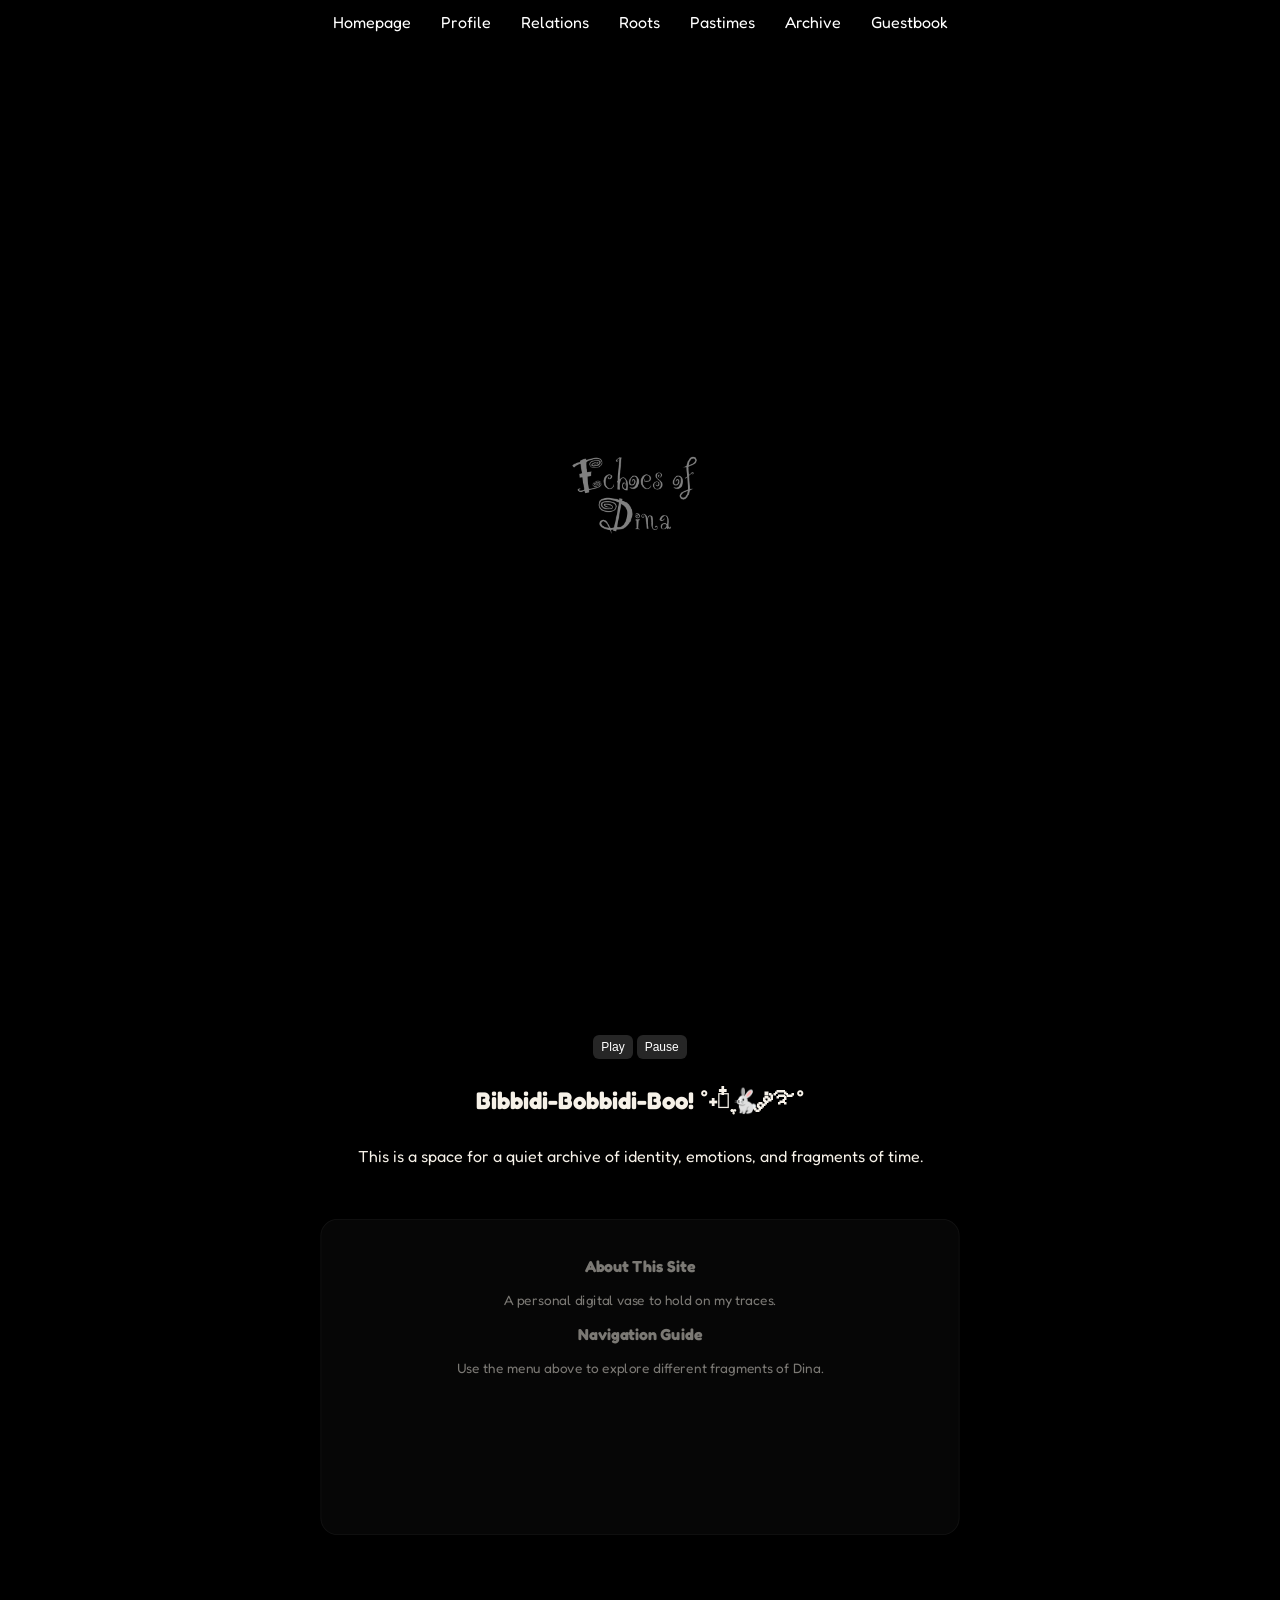
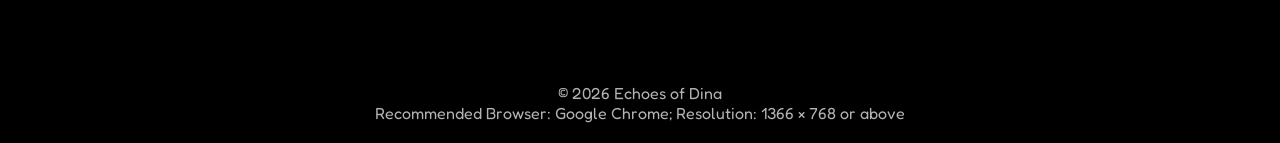
<file: index.html>
<!DOCTYPE html>
<html lang="en">
<head>
<meta charset="UTF-8">
<title>Homepage | Echoes of Dina</title>

<link rel="stylesheet" href="css/style.css">
<link href="https://fonts.googleapis.com/css2?family=Fredoka:wght@300;400;600&display=swap" rel="stylesheet">
</head>

<body class="homepage-page">

<div class="navbar">
  <a href="index.html">Homepage</a>

<!-- PROFILE -->
  <div class="dropdown">
    <a href="profile.html">Profile </a>
    <div class="dropdown-content">
      <a href="profile.html#identity">Identity</a>
      <a href="profile.html#preferences">Preferences</a>
    </div>
  </div>

  <!-- RELATIONS -->
  <div class="dropdown">
    <a href="relations.html">Relations </a>
    <div class="dropdown-content">
      <a href="relations.html#familycard">Family Card</a>
      <a href="relations.html#acquaintances">Acquaintances</a>
      <a href="relations.html#beloveds">Beloveds</a>
    </div>
  </div>

  <!-- ROOTS -->
  <div class="dropdown">
    <a href="roots.html">Roots </a>
    <div class="dropdown-content">
      <a href="roots.html#hometown">Hometown</a>
      <a href="roots.html#academia">Academia</a>
    </div>
  </div>

  <!-- PASTIMES -->
  <div class="dropdown">
    <a href="pastimes.html">Pastimes </a>
    <div class="dropdown-content">
      <a href="pastimes.html#trinkets">Trinkets</a>
      <a href="pastimes.html#screentales">Screen Tales</a>
      <a href="pastimes.html#whatnot">Whatnot</a>
    </div>
  </div>

  <!-- ARCHIVE -->
  <div class="dropdown">
    <a href="archive.html">Archive </a>
    <div class="dropdown-content">
      <a href="archive.html#ephemeral">Ephemeral</a>
    </div>
  </div>

  <!-- GUESTBOOK -->
  <div class="dropdown">
    <a href="guetbook.html">Guestbook </a>
  </div>

</div>




<!-- HEADER -->
<div class="header">

  <video autoplay muted loop playsinline>
    <source src="songs/homedp.mp4" type="video/mp4">
  </video>

  <div class="logo">
    <img src="images/logo.png"  title="traces of her" >
  </div>

</div>

<!-- HOME CONTENT -->
<section>

  <audio id="bgmusic" loop>
    <source src="songs/dpbg.mp3" type="audio/mpeg">
  </audio>

  <div class="music-controls">
    <button onclick="document.getElementById('bgmusic').play()">Play</button>
    <button onclick="document.getElementById('bgmusic').pause()">Pause</button>
  </div>

  <div class="intro">
    <h2>Bibbidi-Bobbidi-Boo! ˚˖𓍢ִִֶָ໋🐇་༘࿐˚</h2>
    <p>This is a space for a quiet archive of identity, emotions, and fragments of time.</p>
  </div>

  <div class="card">
    <h3>About This Site</h3>
    <p>A personal digital vase to hold on my traces.</p>

    <h3>Navigation Guide</h3>
    <p>Use the menu above to explore different fragments of Dina.</p>
  </div>

</section>


<!-- FOOTER -->
<!-- FOOTER -->
<footer>
  © 2026 Echoes of Dina <br>
  Recommended Browser: Google Chrome; Resolution: 1366 × 768 or above
</footer>

<!-- ⭐ BACK TO TOP BUTTON (FIXED + WORKING) -->
<button id="topBtn" title="Back to top"
onclick="window.scrollTo({top:0, behavior:'smooth'})">
★
</button>

<!-- ⭐ SHOW/HIDE SCRIPT -->
<script>
window.onscroll = function () {
  let btn = document.getElementById("topBtn");
  if (document.documentElement.scrollTop > 200) {
    btn.classList.add("show");
  } else {
    btn.classList.remove("show");
  }
};
</script>

</body>
</html>
</file>
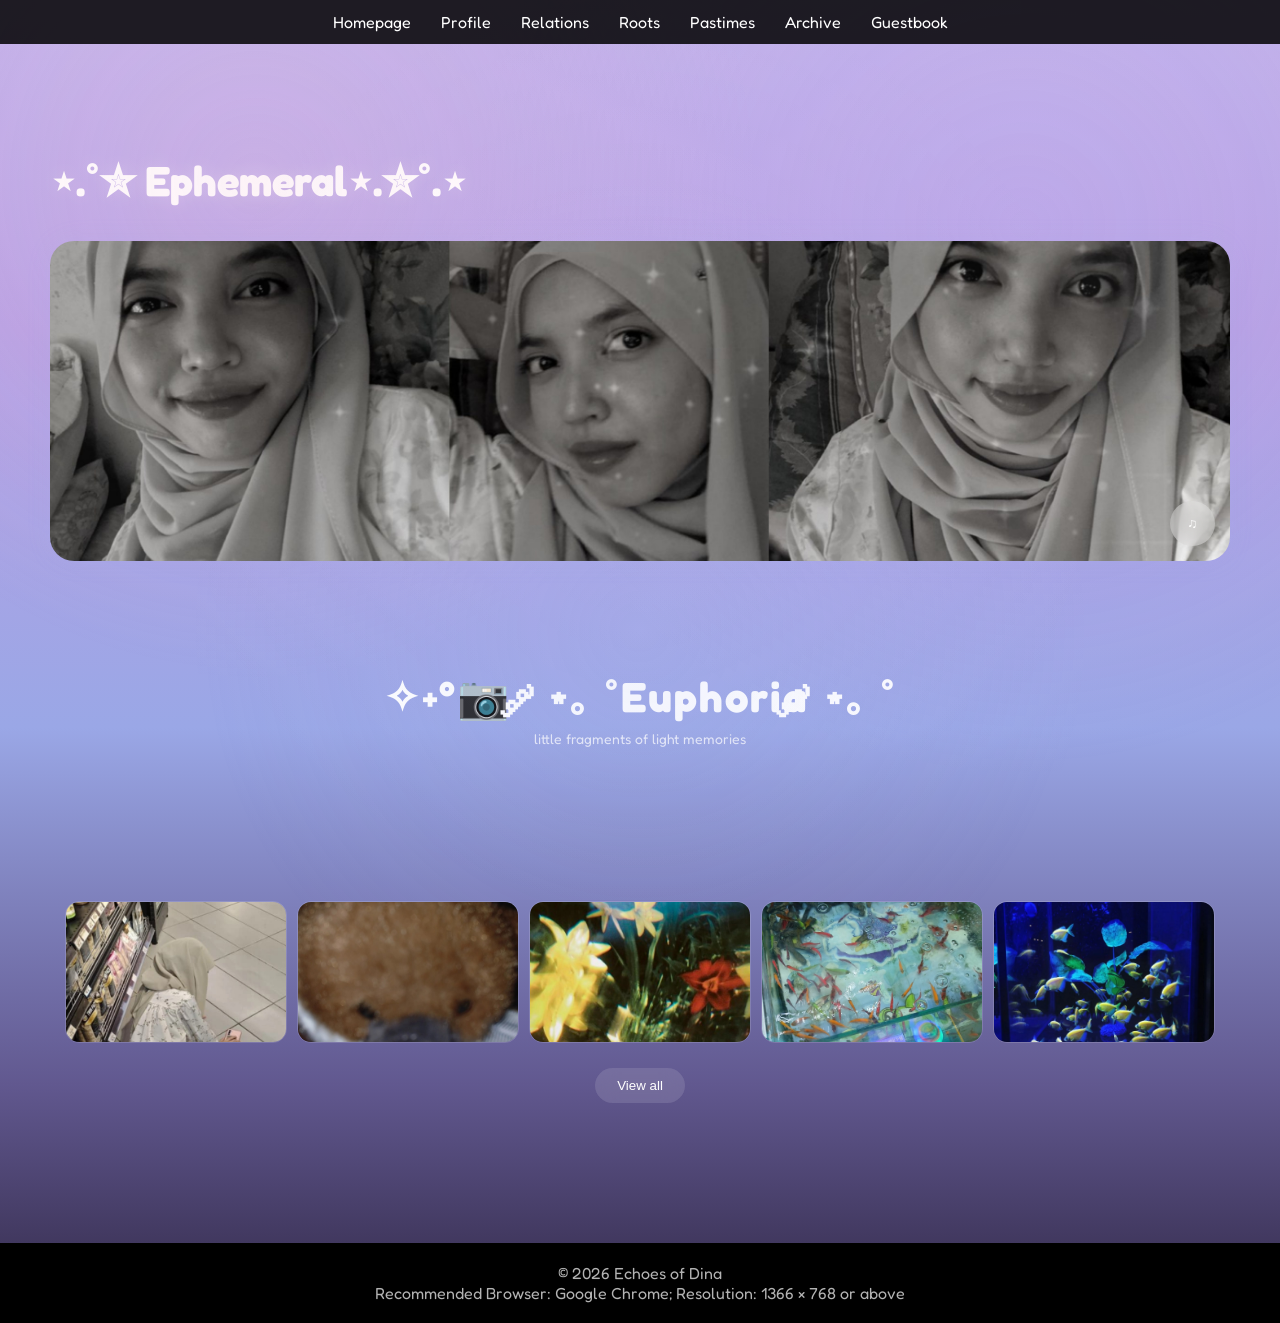
<file: archive.html>
<!DOCTYPE html>
<html lang="en">
<head>
<meta charset="UTF-8">
<title>Archive | Echoes of Dina</title>

<link href="https://fonts.googleapis.com/css2?family=Fredoka:wght@300;400;600&display=swap" rel="stylesheet">
<link rel="stylesheet" href="css/style.css">
</head>


<body class="archive-page">

<div class="navbar">
  <a href="index.html">Homepage</a>

<!-- PROFILE -->
  <div class="dropdown">
    <a href="profile.html">Profile </a>
    <div class="dropdown-content">
      <a href="profile.html#identity">Identity</a>
      <a href="profile.html#preferences">Preferences</a>
    </div>
  </div>

  <!-- RELATIONS -->
  <div class="dropdown">
    <a href="relations.html">Relations </a>
    <div class="dropdown-content">
      <a href="relations.html#familycard">Family Card</a>
      <a href="relations.html#acquaintances">Acquaintances</a>
      <a href="relations.html#beloveds">Beloveds</a>
    </div>
  </div>

  <!-- ROOTS -->
  <div class="dropdown">
    <a href="roots.html">Roots </a>
    <div class="dropdown-content">
      <a href="roots.html#hometown">Hometown</a>
      <a href="roots.html#academia">Academia</a>
    </div>
  </div>

  <!-- PASTIMES -->
  <div class="dropdown">
    <a href="pastimes.html">Pastimes </a>
    <div class="dropdown-content">
      <a href="pastimes.html#trinkets">Trinkets</a>
      <a href="pastimes.html#screentales">Screen Tales</a>
      <a href="pastimes.html#whatnot">Whatnot</a>
    </div>
  </div>

  <!-- ARCHIVE -->
  <div class="dropdown">
    <a href="archive.html">Archive </a>
    <div class="dropdown-content">
      <a href="archive.html#ephemeral">Ephemeral</a>
    </div>
  </div>

  <!-- GUESTBOOK -->
  <div class="dropdown">
    <a href="guetbook.html">Guestbook </a>
  </div>

</div>

<!-- HEADER SECTION -->
<section class="archive-header">

  <h1>⋆.˚✮ Ephemeral⋆.✮˚.⋆</h1>
 

  <div class="archive-banner">

    <img id="bannerImg" src="images/arv1.jpg">

    <button class="music-toggle" onclick="toggleMusic()">♫</button>

    <audio id="music" loop>
      <source src="songs/clairo.mp3" type="audio/mpeg">
    </audio>

  </div>

</section>


<!-- MODAL -->
<div id="imgModal" onclick="closeImg()">
  <img id="modalImg">
</div>





<div class="euphoria-header">
  <h1>✧˖°📷 ༘ ⋆｡ ˚Euphoria༘ ⋆｡ ˚</h1>
  <p>little fragments of light memories</p>
</div>

<section class="euphoria-section">

  <!-- TOP ROW -->
  <div class="euphoria-row">

    <img src="images/arv7.jpg" onclick="openEuphoria(this.src)">
    <img src="images/arv8.jpg" onclick="openEuphoria(this.src)">
    <img src="images/arv9.jpg" onclick="openEuphoria(this.src)">
    <img src="images/arv10.jpg" onclick="openEuphoria(this.src)">
    <img src="images/arv11.jpg" onclick="openEuphoria(this.src)">

  </div>

  <!-- BUTTON -->
  <div class="euphoria-center">
    <button onclick="viewAllEuphoria()">View all</button>
  </div>

</section>

<!-- MODAL -->
<div id="euphoriaModal" onclick="closeEuphoria()">
  <img id="euphoriaImg">
</div>

<script>

/* SLIDESHOW */
let banners = ["images/arv1.jpg", "images/arv3.jpg"];
let i = 0;

setInterval(() => {
  i = (i + 1) % banners.length;
  document.getElementById("bannerImg").src = banners[i];
}, 3000);

/* MUSIC */
function toggleMusic(){
  let m = document.getElementById("music");
  m.paused ? m.play() : m.pause();
}

/* IMAGE MODAL (ARCHIVE GRID) */
function openImg(src){
  document.getElementById("modalImg").src = src;
  document.getElementById("imgModal").style.display = "flex";
}

function closeImg(){
  document.getElementById("imgModal").style.display = "none";
}

/* EUPHORIA MODAL */
const euphoriaImages = [
  "images/arv7.jpg",
  "images/arv8.jpg",
  "images/arv9.jpg",
  "images/arv10.jpg",
  "images/arv11.jpg"
];

let eIndex = 0;
let autoPlay = null;

function openEuphoria(src){
  document.getElementById("euphoriaModal").style.display = "flex";
  document.getElementById("euphoriaImg").src = src;
}

function closeEuphoria(){
  document.getElementById("euphoriaModal").style.display = "none";
  clearInterval(autoPlay);
}

/* VIEW ALL SLIDESHOW */
function viewAllEuphoria(){
  const modal = document.getElementById("euphoriaModal");
  const img = document.getElementById("euphoriaImg");

  modal.style.display = "flex";

  eIndex = 0;
  img.src = euphoriaImages[eIndex];

  clearInterval(autoPlay);

  autoPlay = setInterval(() => {
    eIndex = (eIndex + 1) % euphoriaImages.length;
    img.src = euphoriaImages[eIndex];
  }, 2000);
}

</script>

<!-- FOOTER -->
<footer>
  © 2026 Echoes of Dina <br>
  Recommended Browser: Google Chrome; Resolution: 1366 × 768 or above
</footer>

<!-- ⭐ BACK TO TOP BUTTON (FIXED + WORKING) -->
<button id="topBtn" title="Back to top"
onclick="window.scrollTo({top:0, behavior:'smooth'})">
★
</button>

<!-- ⭐ SHOW/HIDE SCRIPT -->
<script>
window.onscroll = function () {
  let btn = document.getElementById("topBtn");
  if (document.documentElement.scrollTop > 200) {
    btn.classList.add("show");
  } else {
    btn.classList.remove("show");
  }
};
</script>

</body>
</html>
</file>
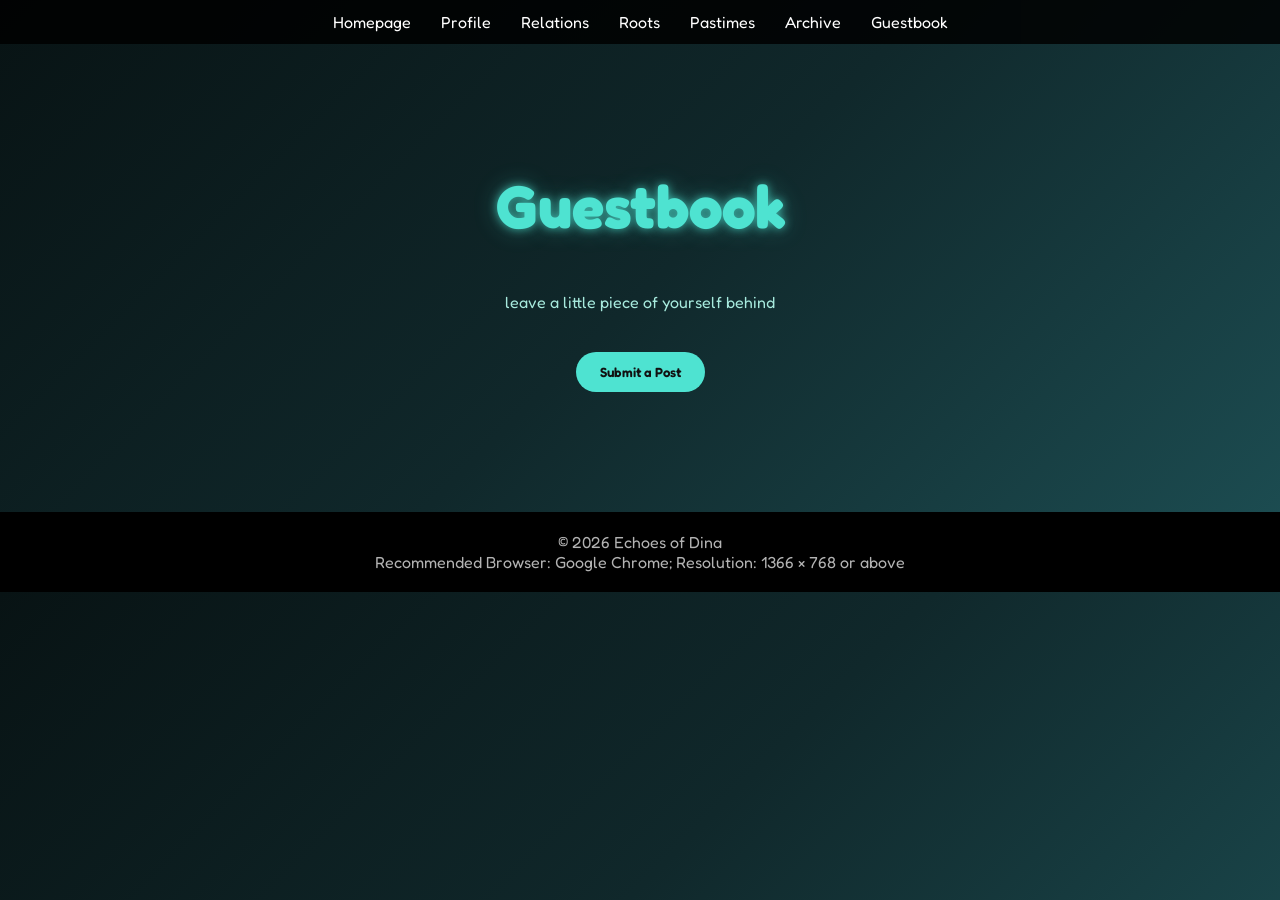
<file: guetbook.html>
<!DOCTYPE html>
<html lang="en">
<head>
<meta charset="UTF-8">
<title>Guestbook | Echoes of Dina</title>

<link rel="stylesheet" href="css/style.css">
<link href="https://fonts.googleapis.com/css2?family=Fredoka:wght@300;400;600&display=swap" rel="stylesheet">
</head>

<body class="guestbook-page">

<div class="navbar">
  <a href="index.html">Homepage</a>

<!-- PROFILE -->
  <div class="dropdown">
    <a href="profile.html">Profile </a>
    <div class="dropdown-content">
      <a href="profile.html#identity">Identity</a>
      <a href="profile.html#preferences">Preferences</a>
    </div>
  </div>

  <!-- RELATIONS -->
  <div class="dropdown">
    <a href="relations.html">Relations </a>
    <div class="dropdown-content">
      <a href="relations.html#familycard">Family Card</a>
      <a href="relations.html#acquaintances">Acquaintances</a>
      <a href="relations.html#beloveds">Beloveds</a>
    </div>
  </div>

  <!-- ROOTS -->
  <div class="dropdown">
    <a href="roots.html">Roots </a>
    <div class="dropdown-content">
      <a href="roots.html#hometown">Hometown</a>
      <a href="roots.html#academia">Academia</a>
    </div>
  </div>

  <!-- PASTIMES -->
  <div class="dropdown">
    <a href="pastimes.html">Pastimes </a>
    <div class="dropdown-content">
      <a href="pastimes.html#trinkets">Trinkets</a>
      <a href="pastimes.html#screentales">Screen Tales</a>
      <a href="pastimes.html#whatnot">Whatnot</a>
    </div>
  </div>

  <!-- ARCHIVE -->
  <div class="dropdown">
    <a href="archive.html">Archive </a>
    <div class="dropdown-content">
      <a href="archive.html#ephemeral">Ephemeral</a>
    </div>
  </div>

  <!-- GUESTBOOK -->
  <div class="dropdown">
    <a href="guetbook.html">Guestbook </a>
  </div>

</div>





<!-- GUESTBOOK -->
<section class="guestbook-section">

  <div class="guestbook-header">
    <h1>Guestbook</h1>
    <p>leave a little piece of yourself behind</p>
  </div>

  <button id="openModal" class="guestbook-btn">Submit a Post</button>

  <div id="postsGrid" class="posts-grid"></div>

</section>

<!-- MODAL -->
<div id="postModal" class="guestbook-modal">

  <div class="message-card">

    <div class="card-header">
      <div>ᶻzZ .ᐟ</div>

      <div class="name-area">
        To: <input type="text" id="nameInput" placeholder="Enter Name">
      </div>

      <div>✉</div>
    </div>

    <div class="card-body">
      <textarea id="messageInput" placeholder="Type Your Message Here..."></textarea>
    </div>

    <div class="card-footer">
      <button id="sendBtn">Send</button>
      <span>I was here</span>
      <button id="closeModal">Back</button>
    </div>

  </div>

</div>

<!-- VIEW MODAL (optional) -->
<div id="viewModal" class="guestbook-modal">
  <div id="viewCard"></div>
</div>


<script>
const openBtn = document.getElementById("openModal");
const modal = document.getElementById("postModal");
const closeBtn = document.getElementById("closeModal");
const sendBtn = document.getElementById("sendBtn");
const postsGrid = document.getElementById("postsGrid");

let posts = JSON.parse(localStorage.getItem("guestbookPosts")) || [];

// LOAD POSTS ON START
window.onload = () => {
  posts.forEach((post, index) => {
    renderPost(post.name, post.message, index);
  });
};

// OPEN MODAL
openBtn.onclick = () => {
  modal.style.display = "flex";
};

// CLOSE MODAL
closeBtn.onclick = () => {
  modal.style.display = "none";
};

// CLICK OUTSIDE CLOSE
modal.onclick = (e) => {
  if (e.target === modal) modal.style.display = "none";
};

// SEND POST
sendBtn.onclick = () => {
  const name = document.getElementById("nameInput").value;
  const message = document.getElementById("messageInput").value;

  if (!name || !message) return;

  const post = { name, message };
  posts.push(post);

  localStorage.setItem("guestbookPosts", JSON.stringify(posts));

  renderPost(name, message, posts.length - 1);

  document.getElementById("nameInput").value = "";
  document.getElementById("messageInput").value = "";
  modal.style.display = "none";
};

// RENDER POST FUNCTION
function renderPost(name, message, index) {
  const card = document.createElement("div");
  card.className = "post-card";

  card.innerHTML = `
    <h3>${name}</h3>
    <p>${message}</p>
    <button class="delete-btn">Delete</button>
  `;

  // DELETE FUNCTION
  card.querySelector(".delete-btn").onclick = () => {
    posts.splice(index, 1);
    localStorage.setItem("guestbookPosts", JSON.stringify(posts));
    location.reload(); // refresh simple method
  };

  postsGrid.appendChild(card);
}
</script>





<!-- FOOTER -->
<footer>
  © 2026 Echoes of Dina <br>
  Recommended Browser: Google Chrome; Resolution: 1366 × 768 or above
</footer>

<!-- ⭐ BACK TO TOP BUTTON (FIXED + WORKING) -->
<button id="topBtn" title="Back to top"
onclick="window.scrollTo({top:0, behavior:'smooth'})">
★
</button>

<!-- ⭐ SHOW/HIDE SCRIPT -->
<script>
window.onscroll = function () {
  let btn = document.getElementById("topBtn");
  if (document.documentElement.scrollTop > 200) {
    btn.classList.add("show");
  } else {
    btn.classList.remove("show");
  }
};
</script>
</file>
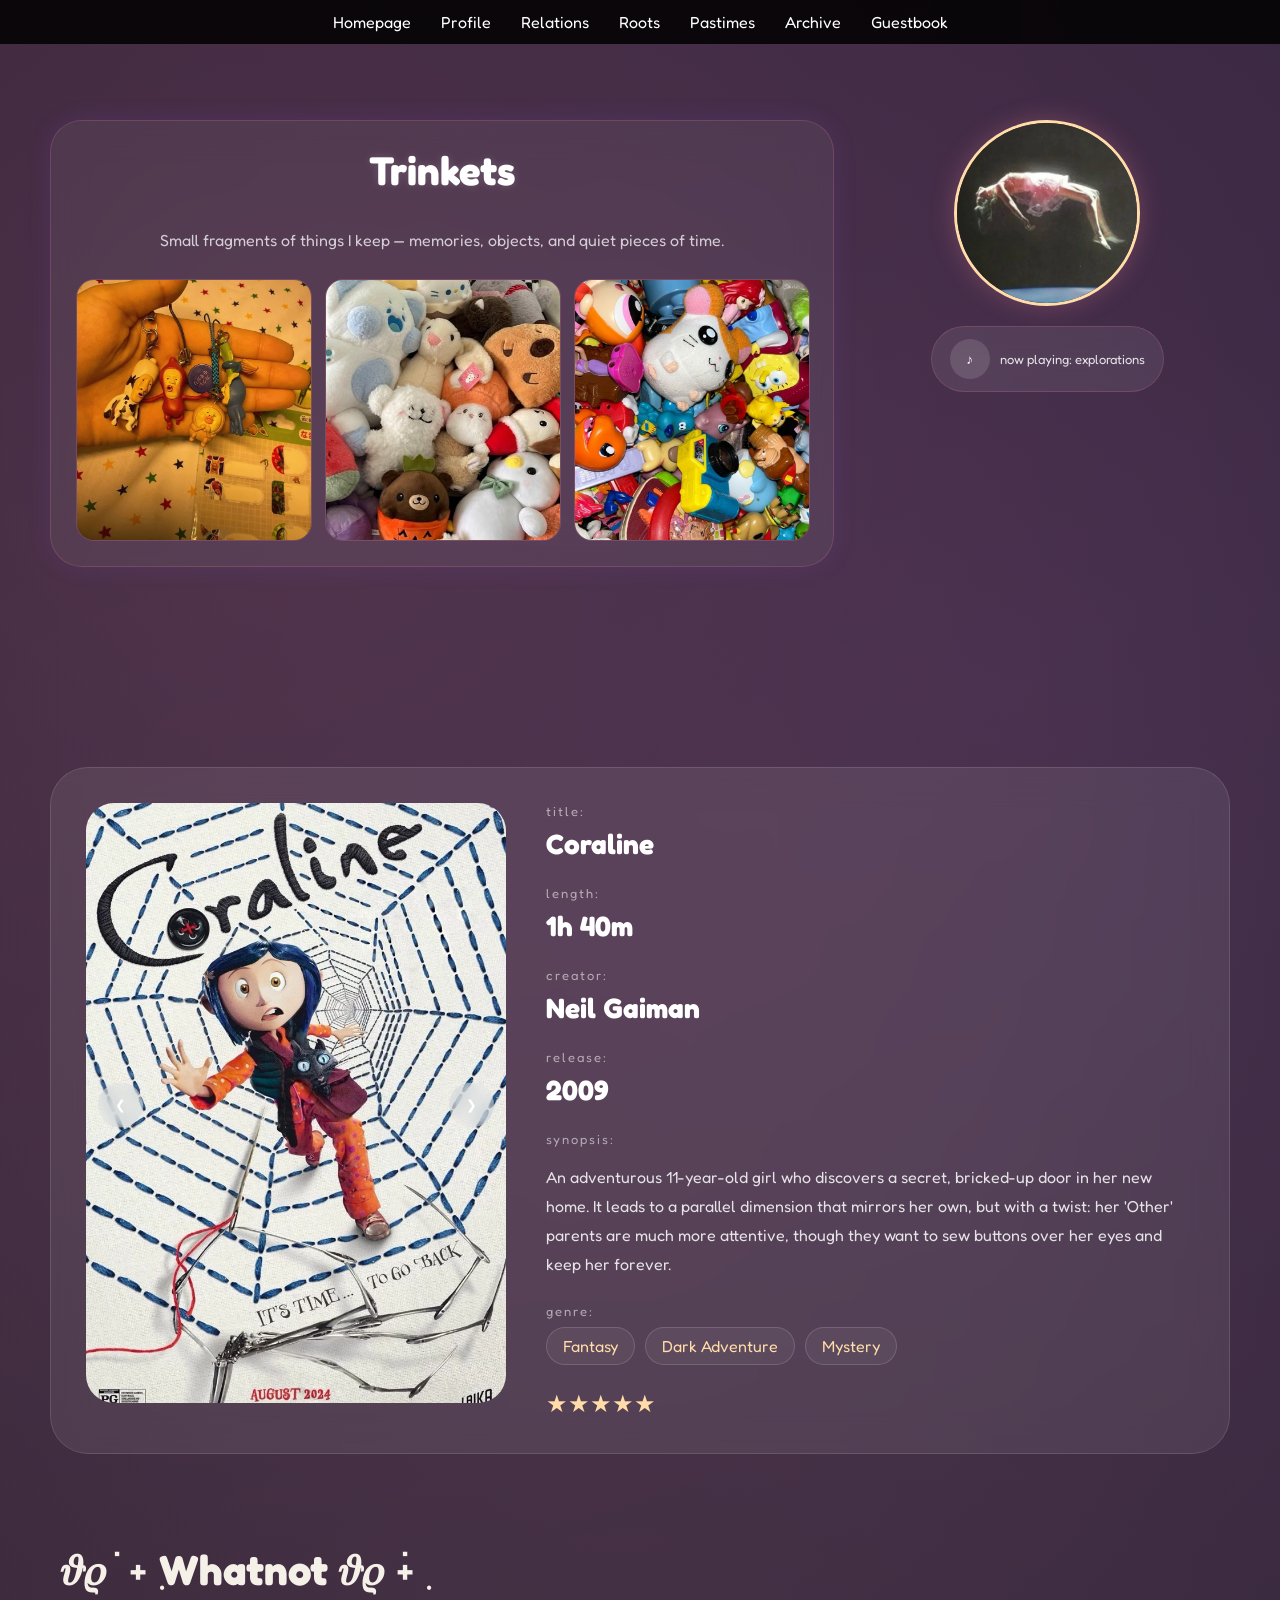
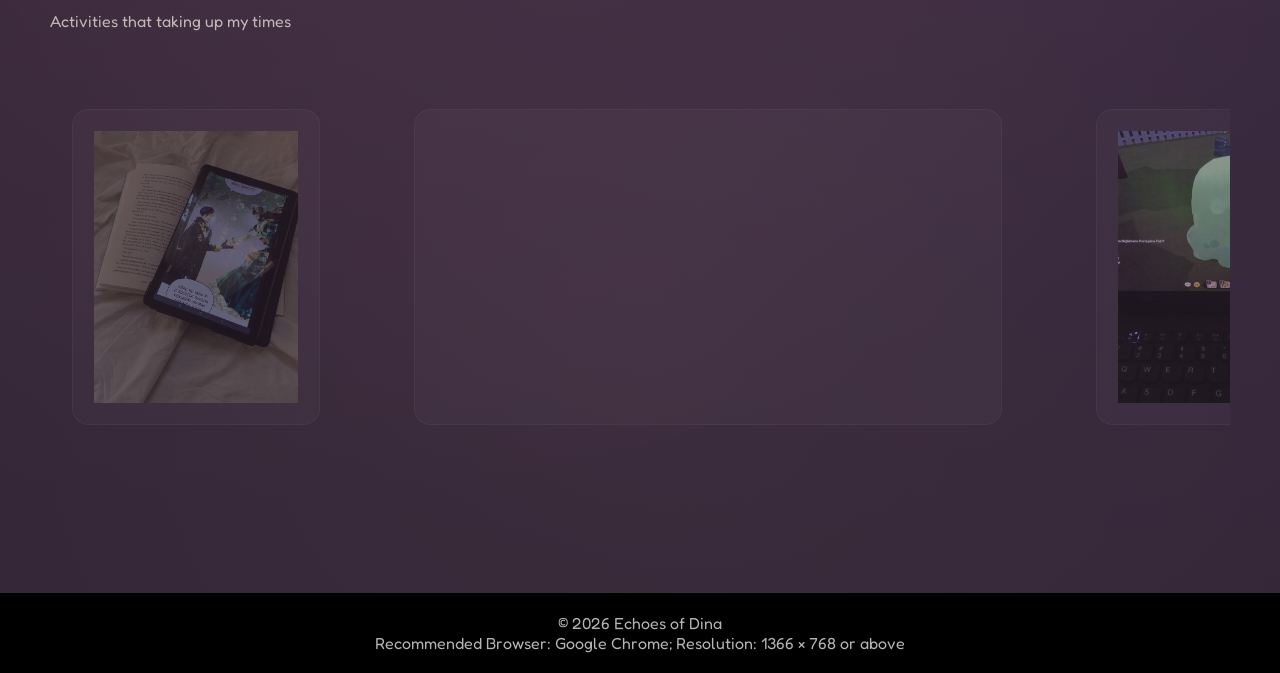
<file: pastimes.html>
<!DOCTYPE html>
<html lang="en">
<head>
<meta charset="UTF-8">
<title>Pastimes | Echoes of Dina</title>

<link rel="stylesheet" href="css/style.css">
<link href="https://fonts.googleapis.com/css2?family=Fredoka:wght@300;400;600&display=swap" rel="stylesheet">
</head>

<body class="pastimes-page">

<div class="navbar">
  <a href="index.html">Homepage</a>

<!-- PROFILE -->
  <div class="dropdown">
    <a href="profile.html">Profile </a>
    <div class="dropdown-content">
      <a href="profile.html#identity">Identity</a>
      <a href="profile.html#preferences">Preferences</a>
    </div>
  </div>

  <!-- RELATIONS -->
  <div class="dropdown">
    <a href="relations.html">Relations </a>
    <div class="dropdown-content">
      <a href="relations.html#familycard">Family Card</a>
      <a href="relations.html#acquaintances">Acquaintances</a>
      <a href="relations.html#beloveds">Beloveds</a>
    </div>
  </div>

  <!-- ROOTS -->
  <div class="dropdown">
    <a href="roots.html">Roots </a>
    <div class="dropdown-content">
      <a href="roots.html#hometown">Hometown</a>
      <a href="roots.html#academia">Academia</a>
    </div>
  </div>

  <!-- PASTIMES -->
  <div class="dropdown">
    <a href="pastimes.html">Pastimes </a>
    <div class="dropdown-content">
      <a href="pastimes.html#trinkets">Trinkets</a>
      <a href="pastimes.html#screentales">Screen Tales</a>
      <a href="pastimes.html#whatnot">Whatnot</a>
    </div>
  </div>

  <!-- ARCHIVE -->
  <div class="dropdown">
    <a href="archive.html">Archive </a>
    <div class="dropdown-content">
      <a href="archive.html#ephemeral">Ephemeral</a>
    </div>
  </div>

  <!-- GUESTBOOK -->
  <div class="dropdown">
    <a href="guetbook.html">Guestbook </a>
  </div>

</div>


<!-- TRINKETS -->
<section id="pastimes" section class="pastimes-section">

  <!-- LEFT: TRINKETS -->
  <div class="trinkets-box">

    <h1 class="trinkets-title">Trinkets</h1>

    <p class="trinkets-sub">
      Small fragments of things I keep — memories, objects, and quiet pieces of time.
    </p>

    <div class="trinkets-grid">
      <img src="images/trinkets1.jpg" title="keychains" onclick="openImg(this.src)">
      <img src="images/trinkets2.jpg" title="plushies" onclick="openImg(this.src)">
      <img src="images/trinkets3.jpg" title="toys" onclick="openImg(this.src)">
    </div>

   </div>

  <!-- RIGHT SIDE -->
  <div class="pastimes-right">

    <!-- SPINNING DISC + MUSIC -->
    <div class="music-stack">

      <!-- spinning image -->
      <img src="images/trinkets4.jpg" class="spinning-disc" id="disc">

      <!-- pill music control -->
      <div class="music-pill">

        <audio id="music" loop>
          <source src="songs/coraline.mp3" type="audio/mpeg">
        </audio>

        <button onclick="toggleMusic()">♪</button>
        <span>now playing: explorations</span>

      </div>

  </div>

</section>

<!-- IMAGE MODAL -->
<div id="imgModal" onclick="closeImg()">
  <img id="modalImg">
</div>




<!-- SCREEN TALES -->
<section id="pastimes" section class="pastimes-section">

 <div class="screentales-box">

    <!-- LEFT -->
    <div class="movie-side">

      <div class="movie-slider">

        <button class="movie-arrow left" onclick="prevMovie()">❮</button>

        <img id="moviePoster" src="images/movie1.jpg">

        <button class="movie-arrow right" onclick="nextMovie()">❯</button>

      </div>

    </div>

    <!-- RIGHT -->
    <div class="movie-details">

      <div class="detail-group">
        <span class="detail-label">title:</span>
        <h2 class="detail-data" id="movieTitle"></h2>
      </div>

      <div class="detail-group">
        <span class="detail-label">length:</span>
        <h2 class="detail-data" id="movieLength"></h2>
      </div>

      <div class="detail-group">
        <span class="detail-label">creator:</span>
        <h2 class="detail-data" id="movieCreator"></h2>
      </div>

      <div class="detail-group">
        <span class="detail-label">release:</span>
        <h2 class="detail-data" id="movieRelease"></h2>
      </div>

      <div class="detail-group">
        <span class="detail-label">synopsis:</span>
        <p class="detail-text" id="movieSynopsis"></p>
      </div>

      <div class="detail-group">
        <span class="detail-label">genre:</span>
        <div class="genre-tags" id="movieGenre"></div>
      </div>

      <div class="movie-rating" id="movieRating">
 </div>

  </div>

</div>


</section>

<!-- WHATNOT -->
<section class="whatnot-section">

  <div class="whatnot-header">
    <h1>  𝜗𝜚 ࣪˖ ִWhatnot 𝜗𝜚 ࣪˖ ִ</h1>
    <p>Activities that taking up my times</p>
  </div>

  <!-- CAROUSEL -->
  <div class="carousel-viewport">
    <div class="carousel-track" id="track">

      <div class="card">
    
        <img src="images/whatnot1.jpg" title="Reading web comics">
      </div>

  

      <!-- VIDEO CARD -->
      <div class="card">
        <video muted loop autoplay playsinline>
          <source src="songs/whatnot3.mp4" type="video/mp4"  title="Fish watching">
        </video>

      </div>

      <div class="card"<div class="card">
        <img src="images/whatnot4.jpg"  title="playing games">
      </div>

    </div>
  </div>

</div>

</section>
<script>

const movies = [

{
  poster:"images/movie1.jpg",
  rating:"★★★★★",
  title:"Coraline",
  length:"1h 40m",
  creator:"Neil Gaiman",
  release:"2009",
  synopsis:"An adventurous 11-year-old girl who discovers a secret, bricked-up door in her new home. It leads to a parallel dimension that mirrors her own, but with a twist: her 'Other' parents are much more attentive, though they want to sew buttons over her eyes and keep her forever.",
  genres:["Fantasy","Dark Adventure","Mystery"]
},
{
  poster:"images/movie2.jpg",
  rating:"★★★",
  title:"Monster High: Haunted",
  length:"1h 15m ",
  creator:"Dan Fraga, William Lau",
  release:"2015",
  synopsis:"When Spectra Vondergeist goes back to her old ghost school to find out why Monster High is being haunted, the other ghouls use Boogey Sand to transform into ghosts so they can follow her.",
  genres:["Fantasy", "Adventure", "Comedy","Family"]
},
{
  poster:"images/movie3.jpg",
  rating:"★★★★",
  title:"Mean Girls",
  length:"1h 37m",
  creator:"Tina Fey",
  release:"2004",
  synopsis:"Homeschooled Cady Heron transfers to a suburban American high school after moving from Africa. She befriends two outcasts who encourage her to infiltrate 'The Plastics', an elite, ruthless clique led by the manipulative Regina George. As Cady plots revenge, she becomes just as toxic as the mean girls she set out to destroy",
  genres:["Comedy","Teen", "Drama"]
},
{
  poster:"images/movie4.jpg",
  rating:"★★★★★",
  title:"A Series of Unfortunate Events",
  length:"S3 E25",
  creator:"Daniel Handler",
  release:"2017",
  synopsis:"The Baudelaire orphans—Violet, Klaus, and Sunny—who are orphaned after a mysterious fire destroys their home. They are relentlessly pursued by the villainous Count Olaf, who schemes to steal their vast inheritance. Along the way, they unravel a massive conspiracy tied to a secret society",
  genres:["Black Comedy","Adventure","Drama"]
},
{
  poster:"images/movie5.jpg",
  rating:"★★★★★",
  title:"Gravity Falls",
  length:"S2 E40",
  creator:"Alex Hirsch",
  release:"2012",
  synopsis:"12-year-old twins Dipper and Mabel Pines are sent to spend their summer vacation with their eccentric Great-Uncle Stan in the sleepy, paranormal-ridden town of Gravity Falls, Oregon. There, they help Stan run the 'Mystery Shack' while investigating the supernatural secrets hidden in the woods.",
  genres:["Action-adventure", "Mystery", "Supernatural", "Comedy"]
},
{
   poster:"images/movie6.jpg",
  rating:"★★★★★",
  title:"No Home (Jibi Eopseo) ",
  length:"ch. 269",
  creator:"Wanan",
  release:"2018",
  synopsis:"Haejoon Goh and Eunyung Baek, two high school students with vastly different troubled backgrounds who reluctantly end up sharing an abandoned dorm. It is highly regarded for its deep psychological exploration, realistic portrayal of trauma, and emphasis on found family rather than romance.",
  genres:["Slice of Life", "Drama", "Comedy", "Coming of Age"]
},
{
  poster:"images/movie7.jpg",
  rating:"★★★★★",
  title:"Asobi Asobase: Workshop of Fun",
 length:"E13",
  creator:"Rin Suzukawa",
  release:"2018",
  synopsis:"Centred on Hanako, Olivia and Kasumi, three friends who are second years at an all-girls middle school. They are the members of the unofficial Pastimers Club where the pastimes in question being talking or doing what they feel like at the time.",
  genres:["Comedy", "Surreal Comedy", "Slice of Life"]
}

];

let currentMovie = 0;

function loadMovie(index){

  let m = movies[index];

  document.getElementById("moviePoster").src = m.poster;
  document.getElementById("movieRating").innerText = m.rating;
  document.getElementById("movieTitle").innerText = m.title;
  document.getElementById("movieLength").innerText = m.length;
  document.getElementById("movieCreator").innerText = m.creator;
  document.getElementById("movieRelease").innerText = m.release;
  document.getElementById("movieSynopsis").innerText = m.synopsis;

  let genreBox = document.getElementById("movieGenre");
  genreBox.innerHTML = "";

  m.genres.forEach(g => {
    let span = document.createElement("span");
    span.innerText = g;
    genreBox.appendChild(span);
  });

}

function nextMovie(){
  currentMovie++;
  if(currentMovie >= movies.length) currentMovie = 0;
  loadMovie(currentMovie);
}

function prevMovie(){
  currentMovie--;
  if(currentMovie < 0) currentMovie = movies.length - 1;
  loadMovie(currentMovie);
}

loadMovie(0);

</script>
<script>

const track = document.getElementById("track");
const viewport = document.querySelector(".carousel-viewport");
const cards = document.querySelectorAll(".card");

let currentX = 0;
let targetX = 0;

const maxMove = 120; // smaller = smoother

function animate() {
  currentX += (targetX - currentX) * 0.06;

  track.style.transform = `translateX(${currentX}px)`;

  requestAnimationFrame(animate);
}
</script>

<script>

animate();

viewport.addEventListener("mousemove", (e) => {

  const rect = viewport.getBoundingClientRect();

  const mouseX = e.clientX - rect.left;

  // convert to -1 → 1 range (CENTERED control)
  const percent = ((mouseX / rect.width) - 0.5) * 2;

  targetX = -percent * maxMove; // IMPORTANT: inverted + reduced strength
});

viewport.addEventListener("mouseleave", () => {
  targetX = 0; // returns to center
});

updateCarousel();

setInterval(autoSlide, 4000);

updateCarousel();
</script>


<script>
/* music toggle */
function toggleMusic(){
  let m = document.getElementById("music");
  if (m.paused) {
    m.play();
  } else {
    m.pause();
  }
}

/* image popup open */
function openImg(src){
  document.getElementById("imgModal").style.display = "flex";
  document.getElementById("modalImg").src = src;
}

/* image popup close */
function closeImg(){
  document.getElementById("imgModal").style.display = "none";
}

</script>
</section>

<!-- FOOTER -->
<footer>
  © 2026 Echoes of Dina<br>
  Recommended Browser: Google Chrome; 
  Resolution: 1366 × 768 or above<br>
</footer>

<!-- BACK TO TOP BUTTON -->
<button id="topBtn" title="Back to top"
onclick="window.scrollTo({top:0, behavior:'smooth'})">
★
</button>

<!--SHOW/HIDE SCRIPT -->
<script>
window.onscroll = function () {
  let btn = document.getElementById("topBtn");
  if (document.documentElement.scrollTop > 200) {
    btn.classList.add("show");
  } else {
    btn.classList.remove("show");
  }
};
</script>


</body>
</html>

</body>
</html>
</file>
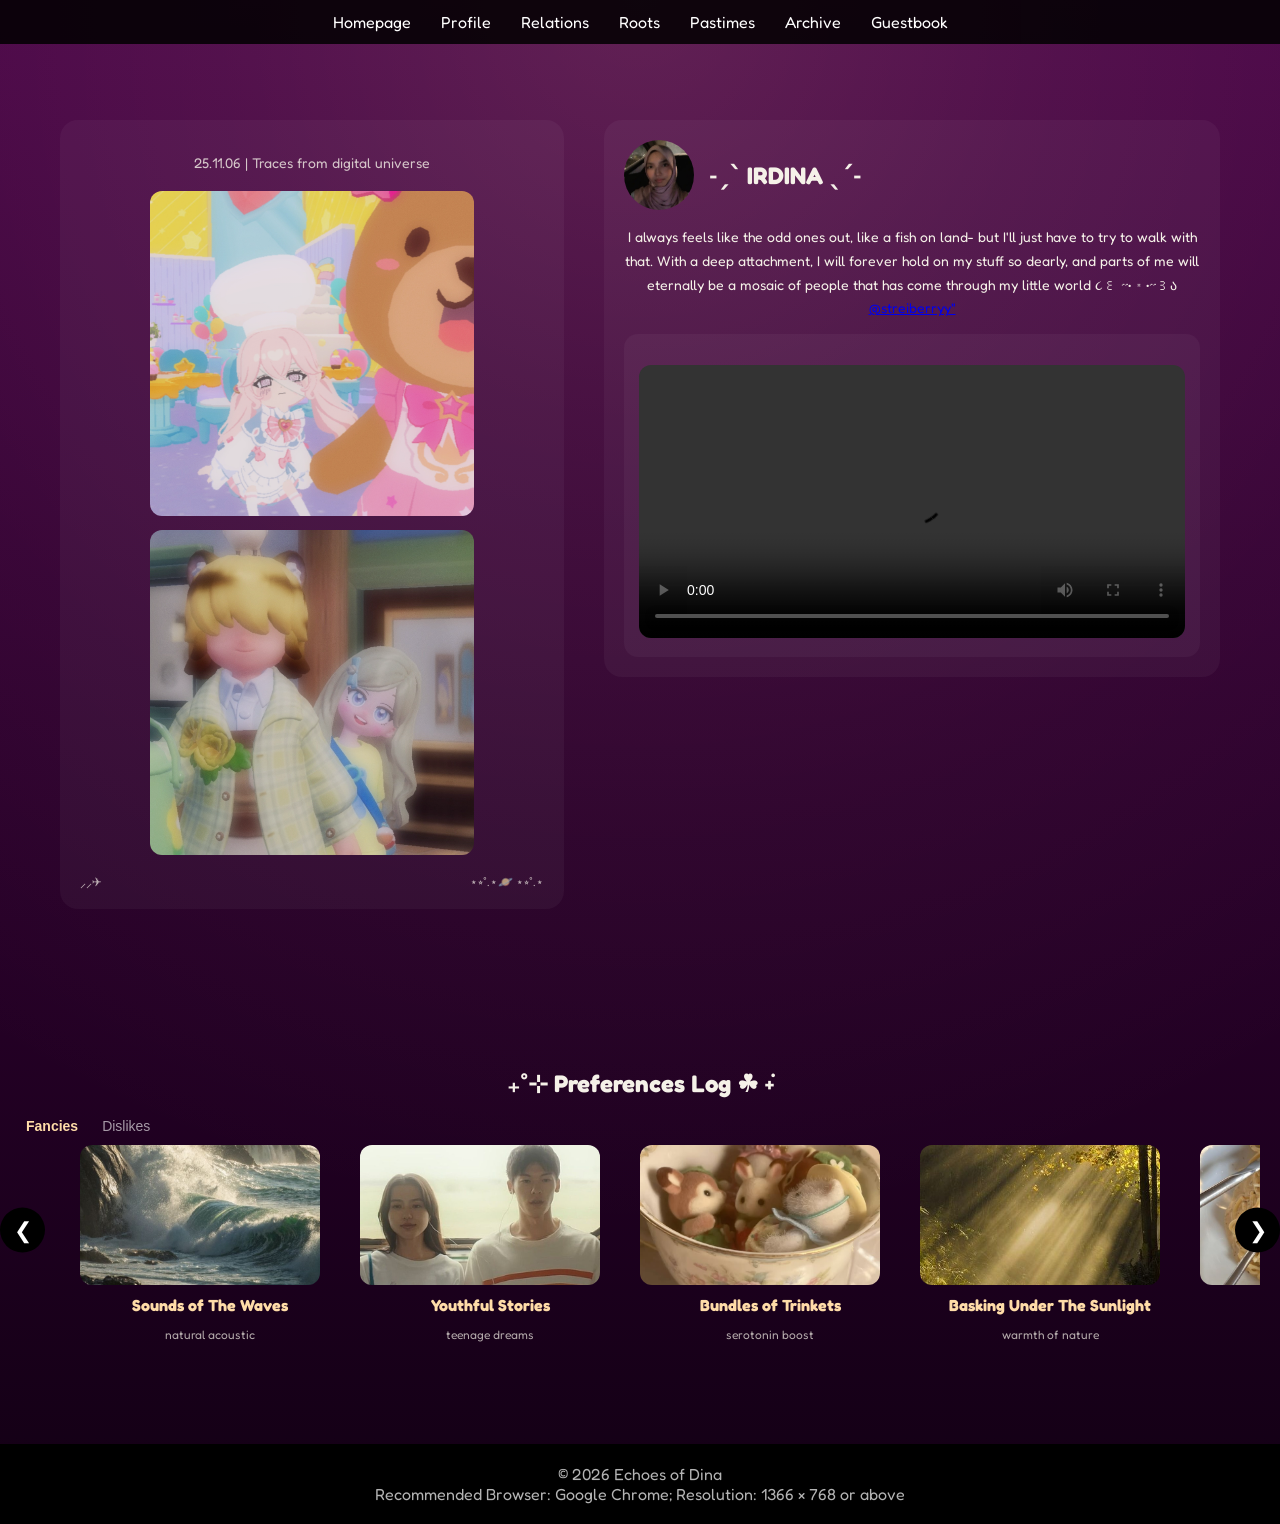
<file: profile.html>
<!DOCTYPE html>
<html lang="en">
<head>
<meta charset="UTF-8">
<title>Profile | Echoes of Dina</title>

<link rel="stylesheet" href="css/style.css">
<link href="https://fonts.googleapis.com/css2?family=Fredoka:wght@300;400;600&display=swap" rel="stylesheet">
</head>

<body class="profile-page">


<div class="navbar">
  <a href="index.html">Homepage</a>

<!-- PROFILE -->
  <div class="dropdown">
    <a href="profile.html">Profile </a>
    <div class="dropdown-content">
      <a href="profile.html#identity">Identity</a>
      <a href="profile.html#preferences">Preferences</a>
    </div>
  </div>

  <!-- RELATIONS -->
  <div class="dropdown">
    <a href="relations.html">Relations </a>
    <div class="dropdown-content">
      <a href="relations.html#familycard">Family Card</a>
      <a href="relations.html#acquaintances">Acquaintances</a>
      <a href="relations.html#beloveds">Beloveds</a>
    </div>
  </div>

  <!-- ROOTS -->
  <div class="dropdown">
    <a href="roots.html">Roots </a>
    <div class="dropdown-content">
      <a href="roots.html#hometown">Hometown</a>
      <a href="roots.html#academia">Academia</a>
    </div>
  </div>

  <!-- PASTIMES -->
  <div class="dropdown">
    <a href="pastimes.html">Pastimes </a>
    <div class="dropdown-content">
      <a href="pastimes.html#trinkets">Trinkets</a>
      <a href="pastimes.html#screentales">Screen Tales</a>
      <a href="pastimes.html#whatnot">Whatnot</a>
    </div>
  </div>

  <!-- ARCHIVE -->
  <div class="dropdown">
    <a href="archive.html">Archive </a>
    <div class="dropdown-content">
      <a href="archive.html#ephemeral">Ephemeral</a>
    </div>
  </div>

  <!-- GUESTBOOK -->
  <div class="dropdown">
    <a href="guetbook.html">Guestbook </a>
  </div>

</div>


<!-- ===================== -->
<!-- IDENTITY SECTION -->
<!-- ===================== -->
<section class="about-container">

    <!-- LEFT PHOTO CARD -->
    <div class="big-photo-card">

        <p class="top-text">
            25.11.06 | Traces from digital universe
        </p>

        <img src="images/myphoto1.jpg"  title="PlayTogether" alt="my photo" class="extra-photo">

        <img src="images/myphoto2.jpg" title="Heartopia" alt="extra photo" class="extra-photo">

        <div class="bottom-text">
            <span>⸝⸝✈︎</span>
            <span>⋆⭒˚.⋆🪐 ⋆⭒˚.⋆</span>
        </div>

    </div>

    <!-- RIGHT LAYOUT -->
    <div class="right-layout">

        <!-- PROFILE CARD -->
        <div class="profile-card">

            <div class="profile-top">

                <img src="images/profile.jpg" title="PlayTogether" alt="profile photo" class="profile-pic">

                <div>
                    <h2> ˗ˏˋ IRDINA ˎˊ˗</h2>
                    <p all about me </p>
                </div>

            </div>

            <p class="profile-desc">
            						
                I always feels like the odd ones out, like a fish on land- but I'll just
                have to try to walk with that. With a deep attachment, I will forever 
                hold on my stuff so dearly, and parts of me will eternally  be a mosaic of 
  		people that has come through my little world ૮꒰ ˶• ༝ •˶꒱ა <br> <a href="https://www.instagram.com/streiberryy/">@streiberryy"</a>
		          
            </p>

    
<!-- VIDEO -->
<div class="video-card">

    <p class="video-title"></p>

    <video controls class="my-video">
        <source src="songs/myvideo.mp4" type="video/mp4">
        Your browser does not support the video tag.
    </video>

</div>
</section>

</body>
<!-- ===================== -->
<!-- PREFERENCES -->
<!-- ===================== -->

<section class="preferences">

  <!-- HEADER -->
  <div class="pref-header">

    <h2>₊˚⊹ Preferences Log ☘︎ ݁˖</h2>

    <div class="pref-tabs">
      <button class="tab active" onclick="showFilter('fancies')">
        Fancies
      </button>

      <button class="tab" onclick="showFilter('dislikes')">
        Dislikes
      </button>
    </div>

  </div>

  <!-- LEFT ARROW -->
  <button class="slider-arrow left" id="slideLeft">
    &#10094;
  </button>

<!-- ===================== -->
<!-- SLIDER -->
<!-- ===================== -->
  <div class="pref-slider" id="prefSlider">

    <!-- FANCIES -->

    <div class="pref-item fancies">
      <div class="img-box">
        <img src="images/thumb1.jpg" alt="">
      </div>
      <h3>Sounds of The Waves</h3>
      <p>natural acoustic</p>
    </div>

    <div class="pref-item fancies">
      <div class="img-box">
        <img src="images/thumb2.jpg" alt="">
      </div>
      <h3>Youthful Stories</h3>
      <p>teenage dreams</p>
    </div>

    <div class="pref-item fancies">
      <div class="img-box">
        <img src="images/thumb3.jpg" alt="">
      </div>
      <h3>Bundles of Trinkets</h3>
      <p>serotonin boost</p>
    </div>

    <div class="pref-item fancies">
      <div class="img-box">
        <img src="images/thumb4.jpg" alt="">
      </div>
      <h3>Basking Under The Sunlight</h3>
      <p>warmth of nature</p>
    </div>

    <div class="pref-item fancies">
      <div class="img-box">
        <img src="images/thumb5.jpg" alt="">
      </div>
      <h3>Shrimps on Pasta</h3>
      <p>never go wrong</p>
    </div>

    <div class="pref-item fancies">
      <div class="img-box">
        <img src="images/thumb0.jpg" alt="">
      </div>
      <h3>A Well-rested Cat</h3>
      <p>cuteness overload</p>
    </div>

    <div class="pref-item fancies">
      <div class="img-box">
        <img src="images/thumb7.jpg" alt="">
      </div>
      <h3>Solitude in Quietude</h3>
      <p>me time</p>
    </div>

    <div class="pref-item fancies">
      <div class="img-box">
        <img src="images/thumb8.jpg" alt="">
      </div>
      <h3>Laying on Grasses</h3>
      <p>halcyon moments</p>
    </div>

    <div class="pref-item fancies">
      <div class="img-box">
        <img src="images/thumb9.jpg" alt="">
      </div>
      <h3>Songs of The Bird</h3>
      <p>sign of a good day</p>
    </div>

   
 <!-- DISLIKES -->

    <div class="pref-item dislikes">
      <div class="img-box">
        <img src="images/1thumb.jpg" alt="">
      </div>
      <h3>Being Perceived</h3>
      <p>the misconception of me</p>
    </div>

    <div class="pref-item dislikes">
      <div class="img-box">
        <img src="images/2thumb.jpg" alt="">
      </div>
      <h3>Being Put in The Middle</h3>
      <p>disturbance of peace</p>
    </div>

    <div class="pref-item dislikes">
      <div class="img-box">
        <img src="images/3thumb.jpg" alt="">
      </div>
      <h3>Mean Soul</h3>
      <p>negative feelings</p>
    </div>

    <div class="pref-item dislikes">
      <div class="img-box">
        <img src="images/4thumb.jpg" alt="">
      </div>
      <h3>Forced to Eat</h3>
      <p>eating is tiring</p>
    </div>

    <div class="pref-item dislikes">
      <div class="img-box">
        <img src="images/5thumb.jpg" alt="">
      </div>
      <h3>Pathological Liars</h3>
      <p>too trusting and gullible</p>
    </div>

  </div>

  <!-- RIGHT ARROW -->
  <button class="slider-arrow right" id="slideRight">
    &#10095;
  </button>

</section>

<script>
const slider = document.getElementById("prefSlider");

document.getElementById("slideLeft").addEventListener("click", () => {
    slider.scrollBy({
        left: -300,
        behavior: "smooth"
    });
});

document.getElementById("slideRight").addEventListener("click", () => {
    slider.scrollBy({
        left: 300,
        behavior: "smooth"
    });
});

function showFilter(type) {

    const items = document.querySelectorAll('.pref-item');
    const tabs = document.querySelectorAll('.tab');

    tabs.forEach(tab => tab.classList.remove('active'));

    if(type === 'fancies'){
        tabs[0].classList.add('active');
    } else {
        tabs[1].classList.add('active');
    }

    items.forEach(item => {

        if(type === 'fancies'){
            item.style.display =
                item.classList.contains('fancies')
                ? 'block'
                : 'none';
        } else {
            item.style.display =
                item.classList.contains('dislikes')
                ? 'block'
                : 'none';
        }

    });

    slider.scrollLeft = 0;
}

window.onload = () => {
    showFilter('fancies');
};
</script>

<!-- FOOTER -->
<footer>
  © 2026 Echoes of Dina <br>
  Recommended Browser: Google Chrome; Resolution: 1366 × 768 or above
</footer>

<!-- ⭐ BACK TO TOP BUTTON (FIXED + WORKING) -->
<button id="topBtn" title="Back to top"
onclick="window.scrollTo({top:0, behavior:'smooth'})">
★
</button>

<!-- ⭐ SHOW/HIDE SCRIPT -->
<script>
window.onscroll = function () {
  let btn = document.getElementById("topBtn");
  if (document.documentElement.scrollTop > 200) {
    btn.classList.add("show");
  } else {
    btn.classList.remove("show");
  }
};
</script>

</body>
</html>
</file>
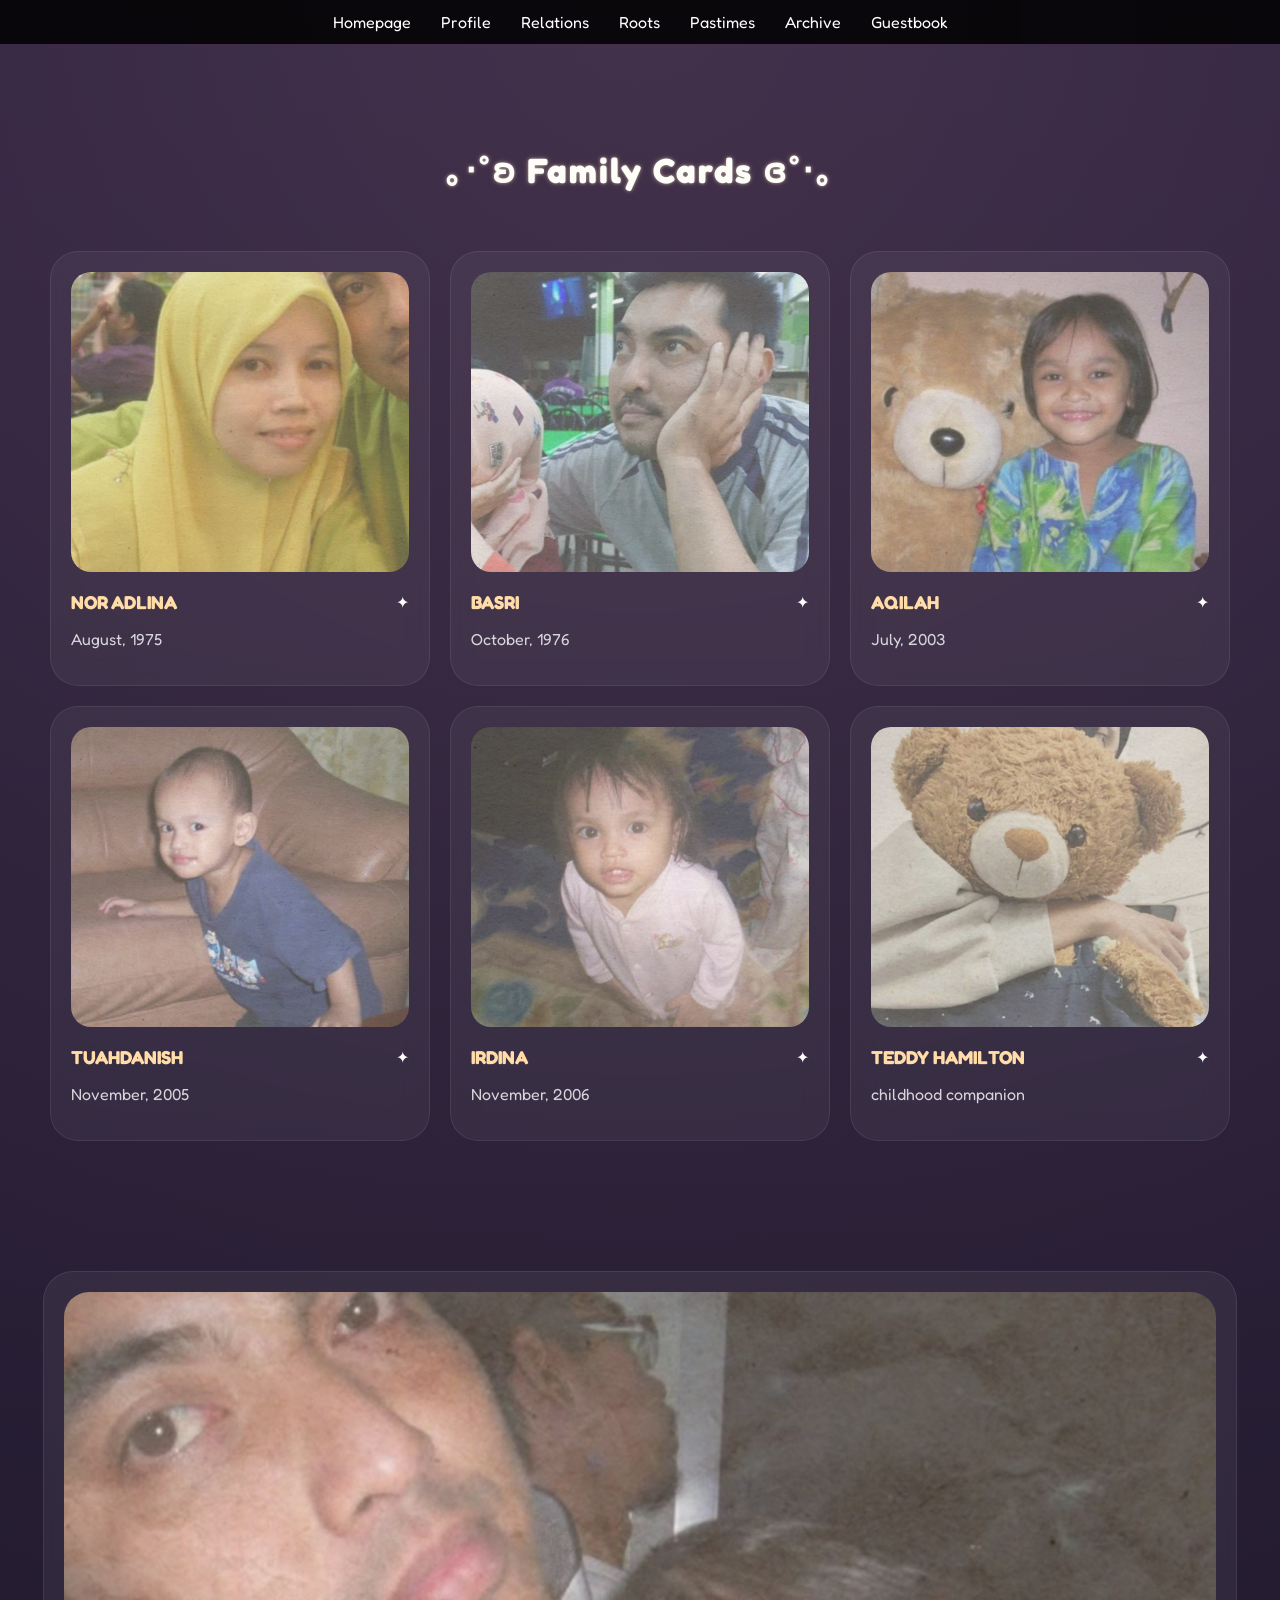
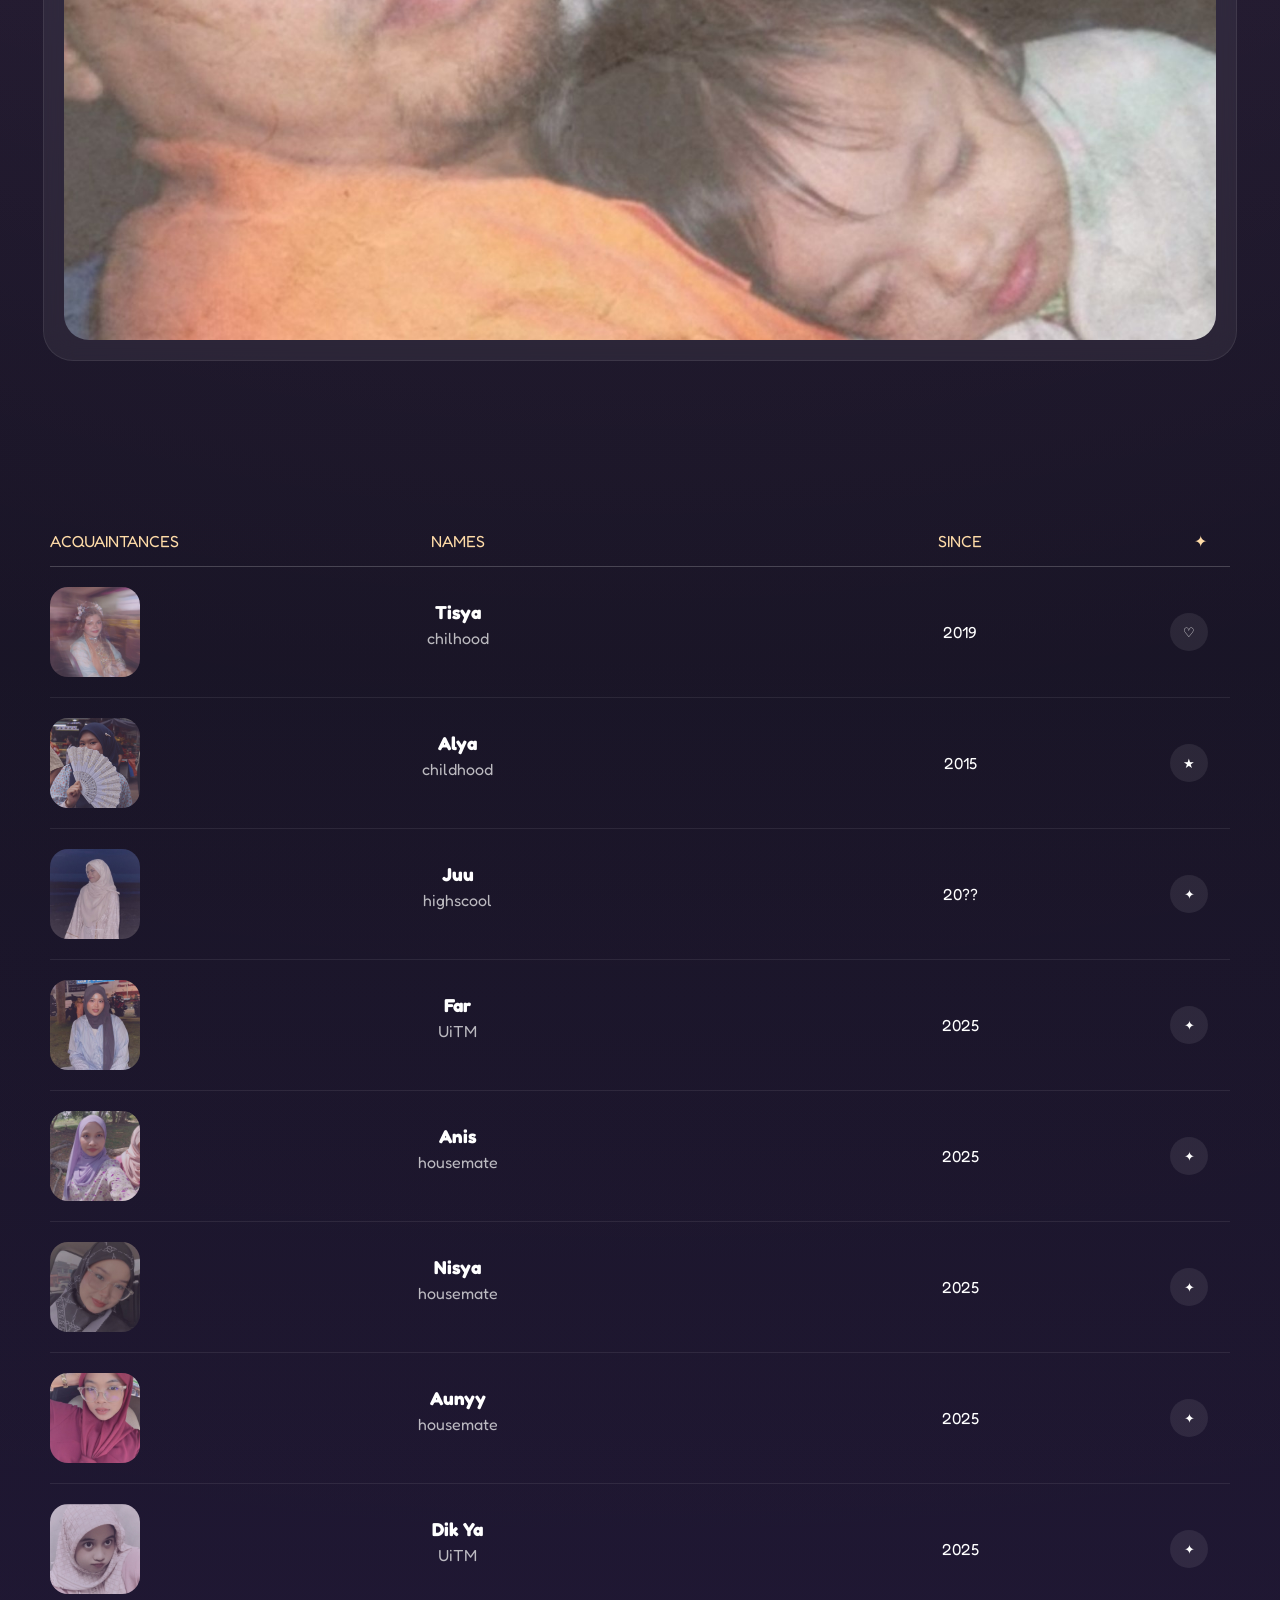
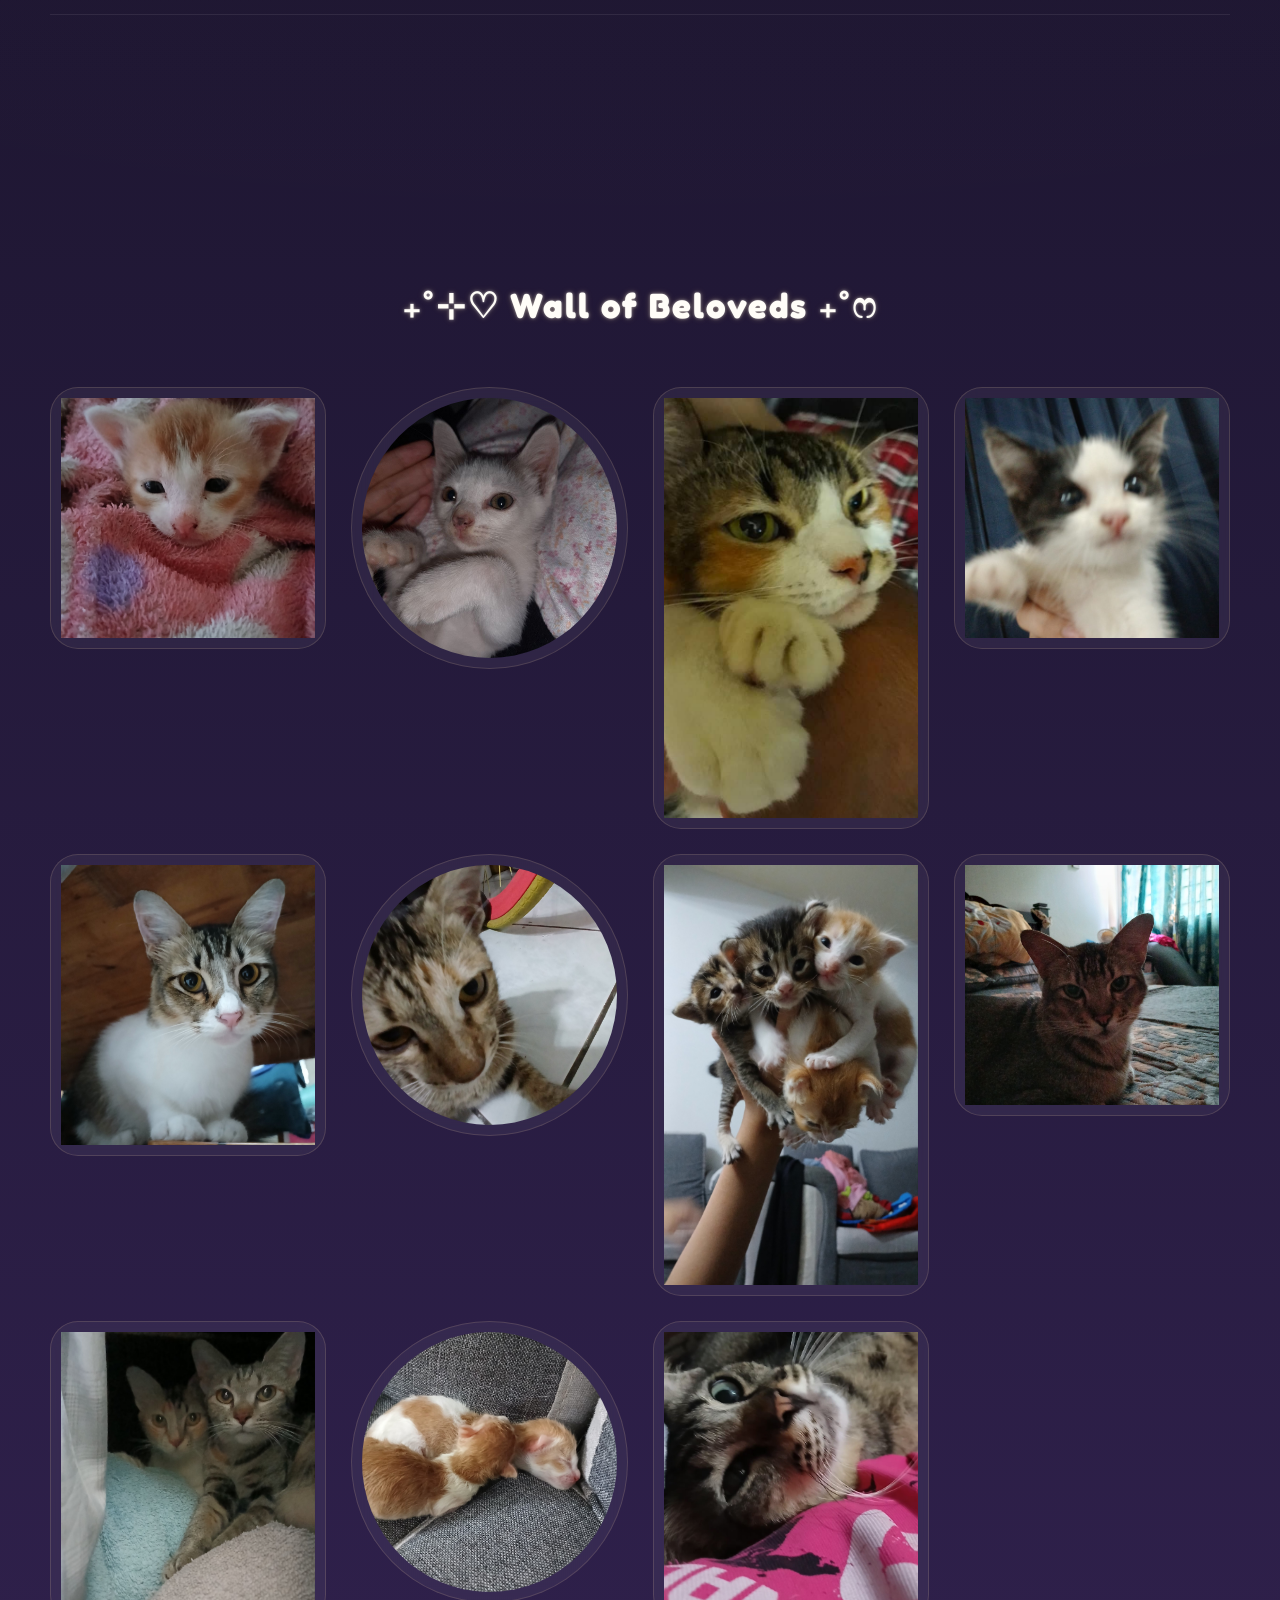
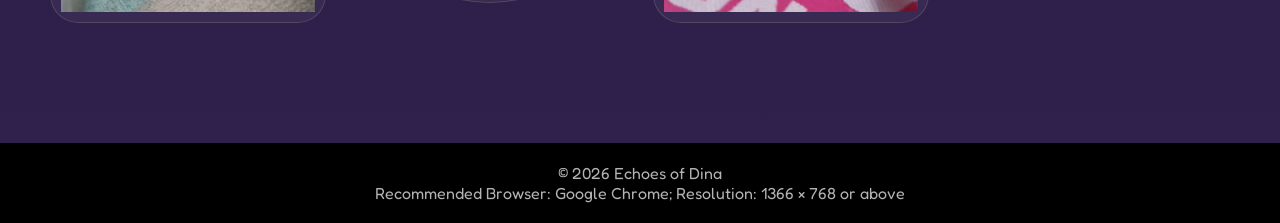
<file: relations.html>
<!DOCTYPE html>
<html lang="en">
<head>
<meta charset="UTF-8">
<title>Relations | Echoes of Dina</title>

<link rel="stylesheet" href="css/style.css">
<link href="https://fonts.googleapis.com/css2?family=Fredoka:wght@300;400;600&display=swap" rel="stylesheet">
</head>

<body class="relations-page">

<div class="navbar">
  <a href="index.html">Homepage</a>

<!-- PROFILE -->
  <div class="dropdown">
    <a href="profile.html">Profile </a>
    <div class="dropdown-content">
      <a href="profile.html#identity">Identity</a>
      <a href="profile.html#preferences">Preferences</a>
    </div>
  </div>

  <!-- RELATIONS -->
  <div class="dropdown">
    <a href="relations.html">Relations </a>
    <div class="dropdown-content">
      <a href="relations.html#familycard">Family Card</a>
      <a href="relations.html#acquaintances">Acquaintances</a>
      <a href="relations.html#beloveds">Beloveds</a>
    </div>
  </div>

  <!-- ROOTS -->
  <div class="dropdown">
    <a href="roots.html">Roots </a>
    <div class="dropdown-content">
      <a href="roots.html#hometown">Hometown</a>
      <a href="roots.html#academia">Academia</a>
    </div>
  </div>

  <!-- PASTIMES -->
  <div class="dropdown">
    <a href="pastimes.html">Pastimes </a>
    <div class="dropdown-content">
      <a href="pastimes.html#trinkets">Trinkets</a>
      <a href="pastimes.html#screentales">Screen Tales</a>
      <a href="pastimes.html#whatnot">Whatnot</a>
    </div>
  </div>

  <!-- ARCHIVE -->
  <div class="dropdown">
    <a href="archive.html">Archive </a>
    <div class="dropdown-content">
      <a href="archive.html#ephemeral">Ephemeral</a>
    </div>
  </div>

  <!-- GUESTBOOK -->
  <div class="dropdown">
    <a href="guetbook.html">Guestbook </a>
  </div>

</div>


<!-- FAMILY CARD -->
<section id="family" class="family-section">

<h1 class="family-title">｡‧˚ʚ Family Cards ɞ˚‧｡</h1>

<div class="family-grid">

  <div class="family-card">
    <img src="images/fam1.jpg"  title="Mom">
    <div class="family-content">
      <div class="family-head"><h3>NOR ADLINA</h3><span>✦</span></div>
      <p>August, 1975</p>
    </div>
  </div>

  <div class="family-card">
    <img src="images/fam2.jpg" title="Dad" >
    <div class="family-content">
      <div class="family-head"><h3>BASRI</h3><span>✦</span></div>
      <p>October, 1976</p>
    </div>
  </div>

  <div class="family-card">
    <img src="images/fam3.jpg"  title="Sister" >
    <div class="family-content">
      <div class="family-head"><h3>AQILAH</h3><span>✦</span></div>
      <p>July, 2003</p>
    </div>
  </div>

  <div class="family-card">
    <img src="images/fam4.jpg" title="Brother" >
    <div class="family-content">
      <div class="family-head"><h3>TUAHDANISH</h3><span>✦</span></div>
      <p>November, 2005</p>
    </div>
  </div>

  <div class="family-card">
    <img src="images/fam5.jpg" title="Me" >
    <div class="family-content">
      <div class="family-head"><h3>IRDINA</h3><span>✦</span></div>
      <p>November, 2006</p>
    </div>
  </div>

  <div class="family-card">
    <img src="images/fam6.jpg" title="A gift by dad" >
    <div class="family-content">
      <div class="family-head"><h3>TEDDY HAMILTON</h3><span>✦</span></div>
      <p>childhood companion</p>
    </div>
  </div>

</div>
</section>

<!--  MEMORY CARD -->
<div class="memory-card">

  <div class="slide-wrapper">
    <img id="slide" src="images/fam7.jpg" alt="family memory">
  </div>



</div>


<!--   ACQUAINTANCES -->

<section id="acquaintances" class="bloodline-table">

  <div class="bloodline-header">
    <span>acquaintances</span>
    <span>names</span>
    <span>since</span>
    <span>✦</span>
  </div>

  <div class="bloodline-row">
    <img src="images/friends1.jpg">
    <div class="info">
      <h3>Tisya</h3>
      <p>chilhood</p>
    </div>
    <div class="meta">
      <p>2019</p>
    
    </div>
    <button class="glow-btn">♡</button>
  </div>

  <div class="bloodline-row">
    <img src="images/friends2.jpg">
    <div class="info">
       <h3>Alya</h3>
      <p>childhood</p>
    </div>
    <div class="meta">
      <p> 2015</p>
    </div>
    <button class="glow-btn">★</button>
  </div>

  <div class="bloodline-row">
    <img src="images/friends3.jpg">
    <div class="info">
       <h3>Juu</h3>
      <p>highscool</p>
    </div>
    <div class="meta">
      <p>20??</p>
    </div>
    <button class="glow-btn">✦</button>
  </div>

 <div class="bloodline-row">
    <img src="images/friends4.jpg">
    <div class="info">
       <h3>Far</h3>
      <p>UiTM</p>
    </div>
    <div class="meta">
      <p>2025</p>
    </div>
    <button class="glow-btn">✦</button>
  </div>

 <div class="bloodline-row">
    <img src="images/friends5.jpg">
    <div class="info">
       <h3>Anis</h3>
      <p>housemate</p>
    </div>
    <div class="meta">
      <p> 2025</p>
    </div>
    <button class="glow-btn">✦</button>
  </div>

 <div class="bloodline-row">
    <img src="images/friends6.jpg">
    <div class="info">
      <h3>Nisya</h3>
      <p>housemate</p>
    </div>
    <div class="meta">
      <p>2025</p>
    </div>
    <button class="glow-btn">✦</button>
  </div>

 <div class="bloodline-row">
    <img src="images/friends7.jpg">
    <div class="info">
      <h3>Aunyy</h3>
      <p>housemate</p>
    </div>
    <div class="meta">
      <p>2025</p>
    </div>
    <button class="glow-btn">✦</button>
  </div>


 <div class="bloodline-row">
    <img src="images/friends8.jpg">
    <div class="info">
       <h3>Dik Ya</h3>
      <p>UiTM</p>
    </div>
    <div class="meta">
      <p>2025</p>
</div>
    <button class="glow-btn">✦</button>
  </div>




</section>




<!--   BELOVEDS -->
<section id="beloveds" class="beloveds-section">

  <h1 class="beloveds-title">₊˚⊹♡ Wall of Beloveds ₊˚ෆ </h1>

  <div class="beloveds-gallery">

    <div class="frame rect">
      <img src="images/beloved1.jpg" alt="">
    </div>

    <div class="frame circle">
      <img src="images/beloved2.jpg" alt="">
    </div>

    <div class="frame tall">
      <img src="images/beloved3.jpg" alt="">
    </div>

    <div class="frame rect">
      <img src="images/beloved4.jpg" alt="">
    </div>

    <div class="frame square">
      <img src="images/beloved5.jpg" alt="">
    </div>

    <div class="frame circle">
      <img src="images/beloved6.jpg" alt="">
    </div>

    <div class="frame tall">
      <img src="images/beloved7.jpg" alt="">
    </div>

    <div class="frame rect">
      <img src="images/beloved8.jpg" alt="">
    </div>

    <div class="frame square">
      <img src="images/beloved9.jpg" alt="">
    </div>

    <div class="frame circle">
      <img src="images/beloved10.jpg" alt="">
    </div>

<div class="frame square">
      <img src="images/beloved11.jpg" alt="">
    </div>

  </div>

</section>



<!-- FOOTER -->
<footer>
  © 2026 Echoes of Dina <br>
  Recommended Browser: Google Chrome; Resolution: 1366 × 768 or above
</footer>

<!-- ⭐ BACK TO TOP BUTTON (FIXED + WORKING) -->
<button id="topBtn" title="Back to top"
onclick="window.scrollTo({top:0, behavior:'smooth'})">
★
</button>

<!-- ⭐ SHOW/HIDE SCRIPT -->
<script>
window.onscroll = function () {
  let btn = document.getElementById("topBtn");
  if (document.documentElement.scrollTop > 200) {
    btn.classList.add("show");
  } else {
    btn.classList.remove("show");
  }
};
</script>

<script>
let images = [
  "images/fam7.jpg",
  "images/fam8.jpg",
  "images/fam9.jpg",
  "images/fam10.jpg",
  "images/fam11.jpg",
  "images/fam12.jpg",
  "images/fam13.jpg",
  "images/fam14.jpg",
  "images/fam15.jpg",
  "images/fam16.jpg",
  "images/fam17.jpg"
];

let current = 0;
let img = document.getElementById("slide");

function changeSlide() {
  img.style.opacity = 0;

  setTimeout(() => {
    current = (current + 1) % images.length;
    img.src = images[current];
    img.style.opacity = 1;

    img.classList.remove("zoom");
    void img.offsetWidth;
    img.classList.add("zoom");

  }, 800);
}

img.classList.add("zoom");
setInterval(changeSlide, 3500);
</script>

</body>
</html>
</file>
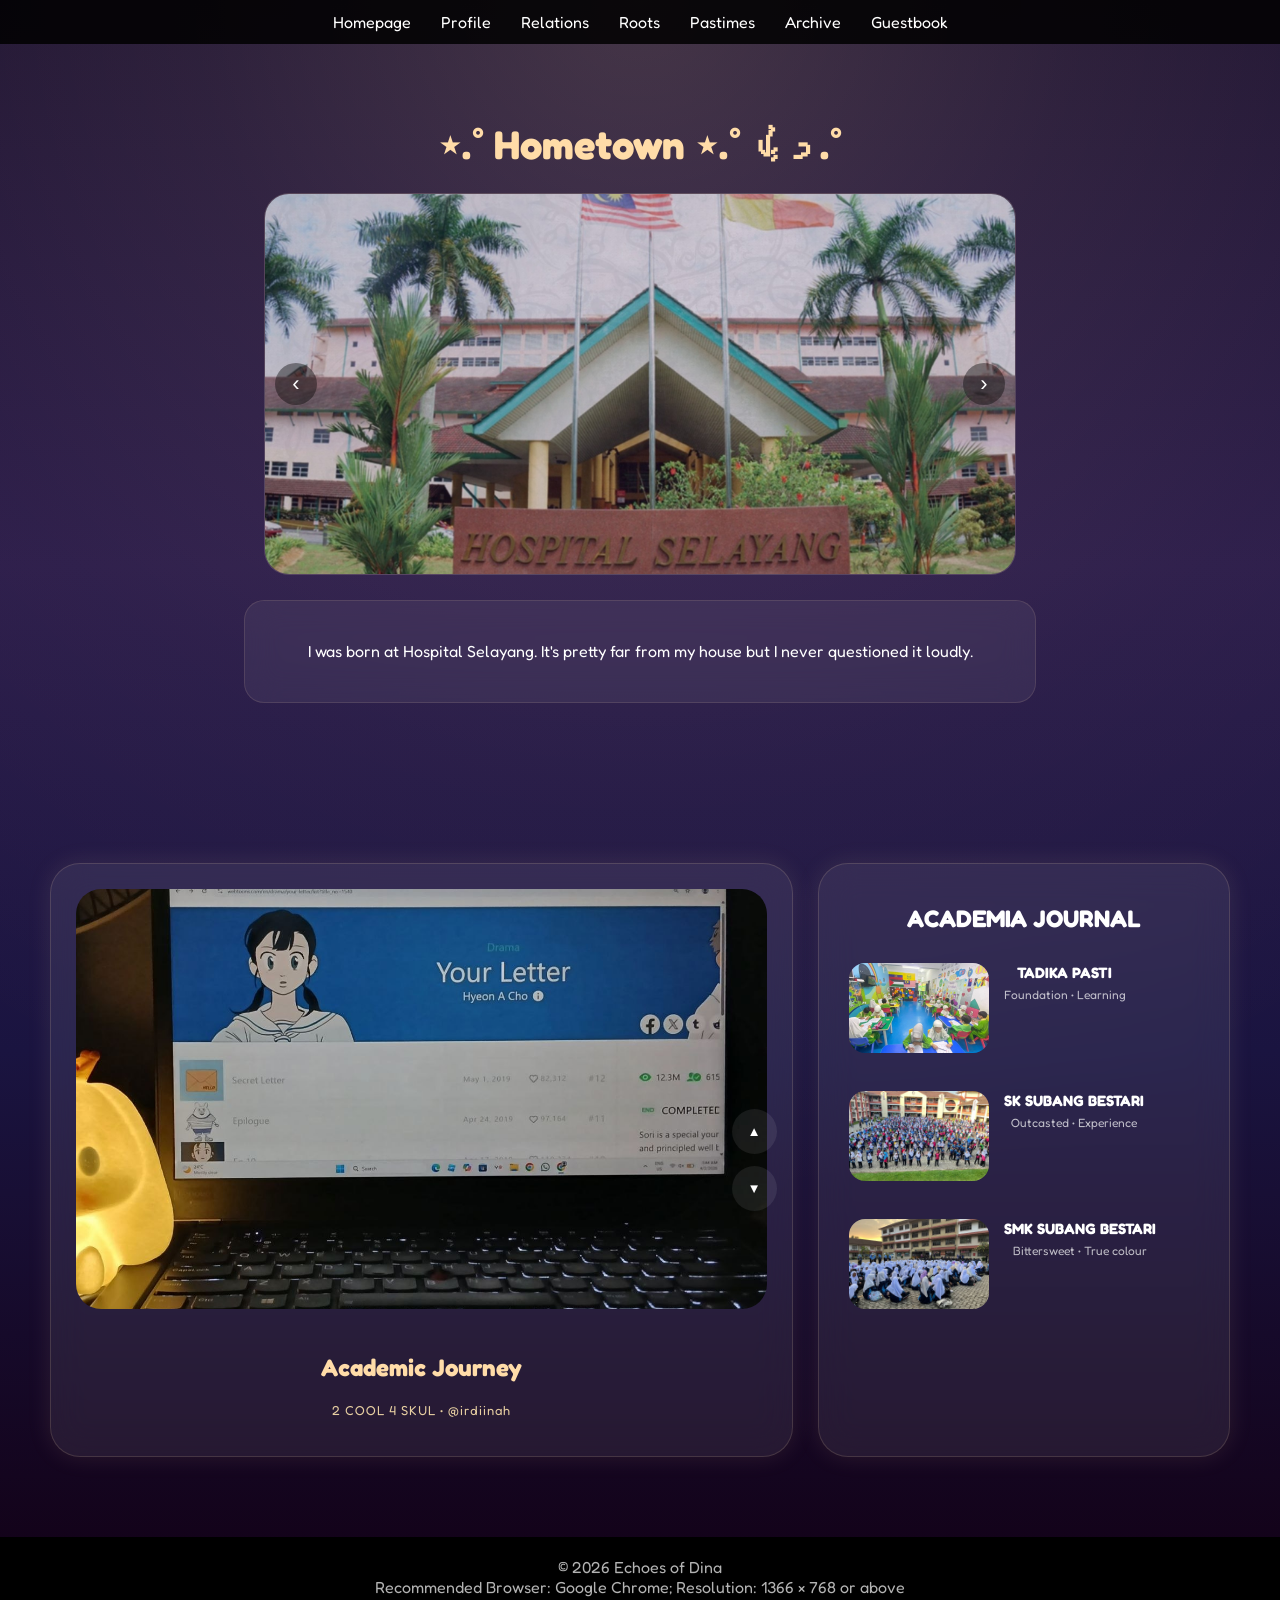
<file: roots.html>
<!DOCTYPE html>
<html lang="en">
<head>
<meta charset="UTF-8">
<title>Roots | Echoes of Dina</title>

<link rel="stylesheet" href="css/style.css">
<link href="https://fonts.googleapis.com/css2?family=Fredoka:wght@300;400;600&display=swap" rel="stylesheet">
</head>

<body class="roots-page">

<div class="navbar">

  <a href="index.html">Homepage</a>

  <!-- PROFILE -->
  <div class="dropdown">
    <a href="profile.html">Profile </a>
    <div class="dropdown-content">
      <a href="profile.html#identity">Identity</a>
      <a href="profile.html#preferences">Preferences</a>
    </div>
  </div>

  <!-- RELATIONS -->
  <div class="dropdown">
    <a href="relations.html">Relations </a>
    <div class="dropdown-content">
      <a href="relations.html#familycard">Family Card</a>
      <a href="relations.html#acquaintances">Acquaintances</a>
      <a href="relations.html#beloveds">Beloveds</a>
    </div>
  </div>

  <!-- ROOTS -->
  <div class="dropdown">
    <a href="roots.html">Roots </a>
    <div class="dropdown-content">
      <a href="roots.html#hometown">Hometown</a>
      <a href="roots.html#academia">Academia</a>
    </div>
  </div>

  <!-- PASTIMES -->
  <div class="dropdown">
    <a href="pastimes.html">Pastimes </a>
    <div class="dropdown-content">
      <a href="pastimes.html#trinkets">Trinkets</a>
      <a href="pastimes.html#screentales">Screen Tales</a>
      <a href="pastimes.html#whatnot">Whatnot</a>
    </div>
  </div>

  <!-- ARCHIVE -->
  <div class="dropdown">
    <a href="archive.html">Archive </a>
    <div class="dropdown-content">
      <a href="archive.html#ephemeral">Ephemeral</a>
    </div>
  </div>

  <!-- GUESTBOOK -->
  <div class="dropdown">
    <a href="guetbook.html">Guestbook </a>
  </div>

</div>




<!-- =========================
     HOMETOWN SECTION
========================= -->

<section id="hometown" class="hometown-section">


  <!-- ⋆.˚ HEADER ⋆.˚ ᡣ𐭩 .˚-->
  <div class="hometown-header">

    <h1>⋆.˚ Hometown ⋆.˚ ᡣ𐭩 .˚</h1>

</div>

  <!-- SLIDESHOW -->
  <div class="hometown-slider">

    <button class="arrow left" onclick="prevSlide()">‹</button>

    <img id="slideImg" src="images/ht1.jpg" alt="hometown">

    <button class="arrow right" onclick="nextSlide()">›</button>

</div>
  <!-- DESCRIPTION -->
  <div class="hometown-desc">
    <p id="descText"></p>
  </div>
 </div>
</section>




<!-- =========================
ACADEMIA SECTION
========================= -->

<section id="academia" class="academia-section">

  <!-- LEFT MAIN ARTICLE -->
  <div class="academia-main">

    <img id="mainEduImage"
         src="images/edu0.jpg"
         alt="Academia">

    <div class="academia-content">

      <h1>Academic Journey</h1>

      <p class="edu-tag">
       2 COOL 4 SKUL • @irdiinah
      </p>

    

    </div>

    <!-- VERTICAL SCROLL BAR -->
    <div class="academia-scroll">
      <button onclick="scrollMain(-300)">▲</button>
      <button onclick="scrollMain(300)">▼</button>
    </div>

  </div>

  <!-- RIGHT PLAYLIST -->
  <div class="academia-playlist">

<h2>ACADEMIA JOURNAL</h2>
    <div class="edu-item"
      onclick="changeEdu(
      'images/edu1.jpg',
      'TADIKA PASTI',
      'First steps into academic journey :3')">

      <img src="images/edu1.jpg">

      <div>
        <h3>TADIKA PASTI</h3>
        <p>Foundation • Learning</p>
      </div>

    </div>


    <div class="edu-item"
      onclick="changeEdu(
      'images/edu4.jpg',
      'SK SUBANG BESTARI',
      'Learn to be a floater friend until I found my people.')">

      <img src="images/edu4.jpg">

      <div>
        <h3>SK SUBANG BESTARI</h3>
        <p>Outcasted • Experience</p>
      </div>

    </div>

    <div class="edu-item"
      onclick="changeEdu(
      'images/edu5.jpg',
      'SMK SUBANG BESTARI',
      'Young, dumb, broke highscool kids ')">

      <img src="images/edu5.jpg">

      <div>
        <h3>SMK SUBANG BESTARI</h3>
        <p>Bittersweet • True colour</p>
      </div>

    </div>

  </div>

</section>

<script>
function changeEdu(image,title,text){

document.getElementById("mainEduImage").src=image;

document.querySelector(".academia-content h1").innerHTML=title;

document.querySelector(".academia-content p:last-child").innerHTML=text;

}

function scrollMain(amount){

document.querySelector(".academia-main")
.scrollBy({
top:amount,
behavior:"smooth"
});

}
</script>






<!-- FOOTER -->
<footer>
  © 2026 Echoes of Dina <br>
  Recommended Browser: Google Chrome; Resolution: 1366 × 768 or above
</footer>

<!-- ⭐ BACK TO TOP BUTTON -->
<button id="topBtn" title="Back to top"
onclick="window.scrollTo({top:0, behavior:'smooth'})">
★
</button>

<!-- ⭐ SHOW/HIDE SCRIPT -->
<script>
window.onscroll = function () {
  let btn = document.getElementById("topBtn");
  if (document.documentElement.scrollTop > 200) {
    btn.classList.add("show");
  } else {
    btn.classList.remove("show");
  }
};
</script>

</body>
</html>

<script>
let images = [
  "images/ht1.jpg" ,
  "images/ht2.jpg",
  "images/ht3.jpg"
];

let descriptions = [
  "I was born at Hospital Selayang. It's pretty far from my house but I never questioned it loudly.",
  "Since childhood, my family has been always celebarting any holidays at my my mom's side, which is at at Sabak Bernam. My dad is an orphan.",
  "Sweet moments here at my dad's side of kampung, in Tanjong Karang is when me and my family 'mandi palong' it was great. Just too many caterpillar swimming with us 🐛🌾 ",

];

let index = 0;

let img = document.getElementById("slideImg");
let desc = document.getElementById("descText");

/* LOAD FIRST */
function updateSlide(){
  img.src = images[index];
  desc.textContent = descriptions[index];
}

/* NEXT */
function nextSlide(){
  index = (index + 1) % images.length;
  updateSlide();
}

/* PREV */
function prevSlide(){
  index = (index - 1 + images.length) % images.length;
  updateSlide();
}



/* MUSIC TOGGLE */
function toggleMusic(){
  let music = document.getElementById("bgmusic");
  music.paused ? music.play() : music.pause();
}

/* INIT */
updateSlide();
</script>

</body>
</html>
</file>
<file: css/style.css>
/* =====================
   GLOBAL
===================== */
body {
  margin: 0;
  font-family: 'Fredoka', sans-serif;
  background: black;
  color: white;
}

/* =====================
   NAVBAR
===================== */
.navbar {
  position: fixed;
  top: 0;
  width: 100%;
  display: flex;
  justify-content: center;
  gap: 30px;
  padding: 12px 0;
  background: rgba(0,0,0,0.85);
  z-index: 999;
}

.navbar a {
  color: white;
  text-decoration: none;
  font-family: 'Fredoka', sans-serif;
}
.navbar a:hover {
  color: #ffdca8;
}
/* =====================
   DROPDOWN
===================== */
.dropdown {
  position: relative;
  display: inline-block;
}

.dropdown-content {
  display: none;
  position: absolute;
  top: 100%;
  background: black;
  min-width: 160px;
}

.dropdown:hover .dropdown-content {
  display: block;
}

.dropdown-content a {
  display: block;
  padding: 10px;
  color: white;
}
/* =====================
   FOOTER
===================== */
footer {
  text-align: center;
  padding: 20px;
  background: black;
}
/* =====================
   BACK TO TOP BUTTON
===================== */
#topBtn {
  position: fixed;
  bottom: 100px;
  right: 20px;

  font-size: 32px;
  background: transparent;
  border: none;
  color: gold;

  cursor: pointer;
  text-shadow: 0 0 12px gold;

  z-index: 999;

  opacity: 0;
  pointer-events: none;

  transition: transform 0.25s ease,
              opacity 0.3s ease;
}

#topBtn:hover {
  transform: scale(1.3) rotate(12deg);
}

#topBtn.show {
  opacity: 1;
  pointer-events: auto;
}







/* =====================
   INDEX.HTML
===================== */

/* =====================
   PAGE BACKGROUND
===================== */

body.homepage-page {
  min-height: 100vh;
  display: flex;
  flex-direction: column;

  color: #f6f1e8;


}

/* =====================
   HERO HEADER
===================== */

.header {
  position: relative;
  height: 100vh;
  margin-top: 55px;
}

.header video {
  width: 100%;
  height: 100%;
  object-fit: cover;
}

/* =====================
   LOGO
===================== */

.logo {
  position: absolute;
  top: 50%;
  left: 50%;
  transform: translate(-50%, -50%);
  text-align: center;
}

.logo img {
  width: 200px;
}

/* =====================
   MAIN CONTENT
===================== */

section {
  padding: 80px 20px;
  text-align: center;
}

.intro {
  max-width: 800px;
  margin: auto;
  line-height: 1.8;
}

/* =====================
   HOMEPAGE CARDS
===================== */

.card {
  background: rgba(255,255,255,0.05);
  border: 1px solid rgba(255,255,255,0.1);

  padding: 25px;
  margin: 20px auto;

  max-width: 700px;
  border-radius: 12px;
}

/* =====================
   MUSIC CONTROLS
===================== */

.music-controls button {
  padding: 5px 8px;

  border: none;
  border-radius: 6px;

  background: rgba(255,255,255,0.15);
  color: white;

  cursor: pointer;
  font-size: 12px;
}

/* =====================
   FOOTER STICKY PUSH
===================== */

footer {
  margin-top: auto;
  color: rgba(255,255,255,0.7);
}







/* ==================================================
   PROFILE.HTML
================================================== */

/* =====================
   PAGE BACKGROUND
===================== */
body.profile-page {
  background:
    radial-gradient(circle at top,
      rgba(255, 220, 168, 0.15),
      transparent 40%
    ),
    linear-gradient(
      180deg,
      #470047 0%,
      #120014 100%
    );

  color: #f5f1e8;

  min-height: 100vh;
}

body.profile-page {
  background:
    radial-gradient(
      circle at top,
      rgba(255,220,168,0.15) 0%,
      rgba(255,220,168,0.08) 25%,
      rgba(255,220,168,0.03) 50%,
      transparent 75%
    ),

    linear-gradient(
      180deg,
      #470047 0%,
      #120014 100%
    );

  color:#f5f1e8;
  min-height:100vh;
}


/* =========================
   IDENTITY SECTION
========================= */

body.about-page {
  margin: 0;
  font-family: 'Fredoka', sans-serif;
  background: linear-gradient(180deg, #120014, #1a1030, #0f172a);
  color: #f5f1e8;
}


/* =========================
   MAIN 2-COLUMN LAYOUT
========================= */

.about-container {
  display: flex;
  gap: 40px;
  padding: 120px 60px 60px;
  align-items: flex-start;
}


/* =========================
   LEFT PHOTO CARD
========================= */

.big-photo-card {
  width: 40%;
  background: rgba(255,255,255,0.04);
  padding: 20px;
  border-radius: 18px;
  text-align: center;
}


/* TOP TEXT */

.top-text {
  font-size: 14px;
  opacity: 0.8;
  margin-bottom: 10px;
}


/* MAIN IMAGE */

.big-photo {
  width: 100%;
  border-radius: 14px;
  margin-bottom: 15px;
}


/* EXTRA IMAGE */

.extra-photo {
  width: 70%;
  border-radius: 12px;
  opacity: 0.85;
  margin-top: 10px;
}


/* BOTTOM TEXT */

.bottom-text {
  display: flex;
  justify-content: space-between;
  font-size: 12px;
  margin-top: 15px;
  opacity: 0.7;
}


/* =========================
   RIGHT SIDE
========================= */

.right-layout {
  flex: 1;
  display: flex;
  flex-direction: column;
  gap: 20px;
}


/* =========================
   PROFILE CARD
========================= */

.profile-card {
  background: rgba(255,255,255,0.04);
  padding: 20px;
  border-radius: 18px;
}

.profile-top {
  display: flex;
  align-items: center;
  gap: 15px;
}

.profile-pic {
  width: 70px;
  height: 70px;
  border-radius: 50%;
  object-fit: cover;
}


/* DESCRIPTION */

.profile-desc {
  margin-top: 15px;
  line-height: 1.7;
  font-size: 14px;
}


/* =========================
   MUSIC PLAYER
========================= */

.music-player {
  background: rgba(255,255,255,0.04);
  padding: 15px;
  border-radius: 14px;
}


/* =========================
   VIDEO
========================= */

.video-card {
  background: rgba(255,255,255,0.04);
  padding: 15px;
  border-radius: 14px;
}

.my-video {
  width: 100%;
  border-radius: 12px;
}


/* =========================
   PREFERENCES SECTION
========================= */

.preferences {
  position: relative;
}


/* =========================
   PREFERENCES HEADER
========================= */

.pref-tabs {
  display: flex;
  gap: 12px;
}

.pref-tabs .tab {
  background: transparent;
  border: none;
  color: white;
  cursor: pointer;
  opacity: 0.6;
  font-size: 14px;
}

.pref-tabs .tab.active {
  opacity: 1;
  color: #ffdca8;
}

.tab.active {
  font-weight: bold;
}


/* =========================
   SLIDER
========================= */

.pref-slider {
  display:flex;
  gap:20px;
  overflow-x:auto;
  scroll-behavior:smooth;
  scrollbar-width:none;
  padding:10px 60px;
}

.pref-slider::-webkit-scrollbar {
  display:none;
}


/* =========================
   ARROW BUTTONS
========================= */

.slider-arrow {
  position:absolute;
  top:55%;
  transform:translateY(-50%);
  width:45px;
  height:45px;
  border:none;
  border-radius:50%;
  background:#000;
  color:#fff;
  cursor:pointer;
  z-index:100;
  font-size:22px;
}

.slider-arrow.left {
  left:0;
}

.slider-arrow.right {
  right:0;
}


/* =========================
   PREFERENCE CARDS
========================= */

.pref-item {
  flex:0 0 260px;
}

.pref-item {
  min-width: 240px;
  scroll-snap-align: start;
  text-align: center;
}

.pref-item h3 {
  margin: 10px 0 4px;
  font-size: 16px;
  color: #ffdca8;
}

.pref-item p {
  font-size: 12px;
  opacity: 0.7;
}


/* IMAGE BOX */

.img-box {
  width:100%;
  height:220px;
  overflow:hidden;
  border-radius:15px;
}

.img-box {
  width: 240px;
  height: 140px;
  border-radius: 12px;
  overflow: hidden;
  background: rgba(255,255,255,0.05);
}

.img-box img {
  width:100%;
  height:100%;
  object-fit:cover;
  display:block;
}

.img-box img {
  width: 100%;
  height: 100%;
  object-fit: cover;
}


/* =========================
   RESPONSIVE
========================= */

@media (max-width: 768px) {

  .about-container {
    flex-direction: column;
    padding: 100px 20px;
  }

  .big-photo-card {
    width: 100%;
  }

}







/* ==================================
   RELATIONS PAGE
================================== */

body.relations-page{
  background:
  radial-gradient(
    circle at top,
    rgba(255,220,168,0.15) 0%,
    rgba(255,220,168,0.07) 25%,
    rgba(255,220,168,0.02) 45%,
    transparent 70%
  ),
  linear-gradient(
    180deg,
    #22143b 0%,
    #151124 45%,
    #30214d 100%
  );

  color:white;
  min-height:100vh;
}

/* =====================
   FAMILY
===================== */

.family-section{
  padding:120px 50px 80px;
}

.family-title,
.beloveds-title{
  text-align:center;
  font-size:35px;
  margin-bottom:60px;
  letter-spacing:2px;

  color:#fffdf8;

  text-shadow:
  0 0 3px rgba(255,255,255,.5),
  0 0 6px rgba(255,223,128,.25);
}

.family-grid {
  display: grid;
  grid-template-columns: repeat(3, 1fr);
  gap: 20px;
  align-items: stretch;
}

.family-card{
  background:rgba(255,255,255,.05);
  backdrop-filter:blur(12px);

  border:1px solid rgba(255,255,255,.08);

  border-radius:28px;
  padding:20px;

  overflow:hidden;

  transition:.3s;
}

.family-card:hover{
  transform:translateY(-8px);

  box-shadow:
  0 0 25px rgba(255,220,168,.15);
}

.family-card img{
  width:100%;
  height:300px;
  object-fit:cover;

  border-radius:20px;
}

.family-head{
  display:flex;
  justify-content:space-between;
  align-items:center;
  margin-top:15px;
}

.family-head h3{
  margin:0;
  color:#ffdca8;
}

.family-content p{
  text-align:left;
  opacity:.8;
}

/* =====================
   MEMORY CARD
===================== */

.memory-card{

  width:90%;
  max-width:1200px;

  margin:50px auto;

  padding:20px;

  border-radius:30px;

  background:rgba(255,255,255,.06);

  backdrop-filter:blur(15px);

  border:1px solid rgba(255,255,255,.08);
}

.slide-wrapper{
  width:100%;
  aspect-ratio:16 / 9;

  overflow:hidden;
  border-radius:25px;

  position:relative;
}
#slide{
  width:100%;
  height:100%;

  object-fit:cover;

  position:absolute;
  inset:0;

  transition:
  opacity 1s ease,
  transform 1.5s ease;
}

#slide.zoom{
  transform:scale(1.05);
}

.music-player{
  margin-top:15px;

  display:flex;
  justify-content:center;
  gap:15px;
}

.music-player button{
  width:50px;
  height:50px;

  border:none;
  border-radius:50%;

  cursor:pointer;

  background:#ffdca8;
  color:black;

  font-size:18px;
}

/* =====================
   ACQUAINTANCES
===================== */

.bloodline-table{
  padding:120px 50px;
}

.bloodline-header{
  display:grid;
  grid-template-columns:100px 1.5fr 1fr 60px;

  gap:15px;

  padding-bottom:15px;

  color:#ffdca8;

  text-transform:uppercase;

  border-bottom:
  1px solid rgba(255,255,255,.2);
}

.bloodline-row{
  display:grid;

  grid-template-columns:
  100px 1.5fr 1fr 60px;

  gap:15px;

  align-items:center;

  padding:20px 0;

  border-bottom:
  1px solid rgba(255,255,255,.08);

  transition:.3s;
}

.bloodline-row:hover{
  background:
  rgba(255,255,255,.03);

  border-radius:12px;
}

.bloodline-row img{
  width:90px;
  height:90px;

  object-fit:cover;

  border-radius:18px;
}

.info h3{
  margin:0;
}

.info p{
  margin-top:5px;
  opacity:.7;
}

.meta p{
  margin:0;
}

.glow-btn{
  width:38px;
  height:38px;

  border:none;
  border-radius:50%;

  cursor:pointer;

  background:
  rgba(255,255,255,.08);

  color:white;

  transition:.3s;
}

.glow-btn:hover{
  background:#ffdca8;
  color:black;
}

/* =====================
   BELOVEDS
===================== */

.beloveds-section{
  padding:120px 50px;
}

.beloveds-gallery{
  display:grid;

  grid-template-columns:
  repeat(auto-fit,minmax(240px,1fr));

  gap:25px;
}

.frame{
  background:
  rgba(255,255,255,.05);

  padding:10px;

  overflow:hidden;

  border-radius:28px;

  backdrop-filter:blur(12px);

  border:
  1px solid rgba(255,220,168,.15);

  transition:.3s;
}

.frame:hover{
  transform:translateY(-8px);
}

.frame img{
  width:100%;
  height:100%;

  object-fit:cover;
}

.rect{
  height:240px;
}

.square{
  height:280px;
}

.tall{
  height:420px;
}

.circle{
  height:260px;
  border-radius:50%;
}

.circle img{
  border-radius:50%;
}

/* =====================
   MOBILE
===================== */

@media(max-width:768px){

  .family-section,
  .bloodline-table,
  .beloveds-section{
    padding:100px 20px;
  }

  .family-grid{
    grid-template-columns:1fr;
  }

  .slide-wrapper{
    height:250px;
  }

  .bloodline-header{
    display:none;
  }

  .bloodline-row{
    grid-template-columns:1fr;
    text-align:center;
  }

  .bloodline-row img{
    margin:auto;
  }

  .beloveds-gallery{
    grid-template-columns:1fr;
  }

}








/* =========================
   ROOTS PAGE
========================= */
body.roots-page{
  background:
    radial-gradient(
      circle at top,
      rgba(255,220,168,0.18) 0%,
      rgba(255,220,168,0.08) 25%,
      rgba(255,220,168,0.03) 45%,
      transparent 70%
    ),
    linear-gradient(
      180deg,
      #1b1030 0%,
      #2a1b4a 35%,
      #1a1440 65%,
      #120014 100%
    );

  color: white;
  min-height: 100vh;
}

/* =========================
   HOMETOWN
========================= */
.hometown-section{
  padding:120px 50px 80px;
  display:flex;
  flex-direction:column;
  align-items:center;
  gap:25px;
}

.hometown-header{
  display:flex;
  align-items:center;
  gap:15px;
}

.hometown-header h1{
  margin:0;
  font-size:40px;
  color:#ffdca8;
}

.hometown-slider{
  position:relative;
  width:70%;
  max-width:750px;
  height:380px;

  overflow:hidden;
  border-radius:25px;

  background:rgba(255,255,255,0.06);
  backdrop-filter:blur(16px);

  border:1px solid rgba(255,220,168,0.12);
}

.hometown-slider img{
  width:100%;
  height:100%;
  object-fit:cover;
}

.arrow{
  position:absolute;
  top:50%;
  transform:translateY(-50%);

  width:42px;
  height:42px;

  border:none;
  border-radius:50%;

  cursor:pointer;

  background:rgba(0,0,0,0.4);
  color:white;
  font-size:22px;
}

.arrow.left{
  left:10px;
}

.arrow.right{
  right:10px;
}



.hometown-desc{
  width:70%;
  max-width:750px;

  padding:20px;
  border-radius:20px;

  text-align:center;
  line-height:1.8;

  background:rgba(255,255,255,0.06);
  backdrop-filter:blur(16px);

  border:1px solid rgba(255,220,168,0.12);
}

}

.music-pill button{
  width:40px;
  height:40px;

  border:none;
  border-radius:50%;

  cursor:pointer;

  color:white;

  background:
  rgba(255,255,255,0.12);

  transition:.3s;
}

.music-pill button:hover{
  transform:scale(1.1);

  background:
  rgba(255,255,255,0.25);
}

.music-pill span{
  font-size:13px;

  color:rgba(255,255,255,0.85);
}


/* =========================
   ACADEMIA
========================= */
.academia-section{
  display:grid;
  grid-template-columns:1.8fr 1fr;
  gap:25px;

  padding:80px 50px;
}

.academia-main,
.academia-playlist{
  background:rgba(255,255,255,0.08);

  backdrop-filter:blur(18px);

  border:1px solid rgba(255,220,168,0.15);

  box-shadow:0 0 25px rgba(255,220,168,0.10);

  border-radius:30px;
}

.academia-main{
  position:relative;
  padding:25px;
}

.academia-main img{
  width:100%;
  height:420px;
  object-fit:cover;

  border-radius:25px;
  margin-bottom:20px;
}

.academia-content h1{
  color:#ffdca8;
}

.edu-tag{
  color:#e7cfa2;
  font-size:13px;
  letter-spacing:1px;
}

.academia-playlist{
  padding:20px;
  max-height:800px;
  overflow-y:auto;
}

/* =========================
   PLAYLIST TITLE
========================= */
.details-title{
  font-size:25px;
  color:#ffdca8;

  padding:12px 35px;
  margin-bottom:30px;

  border-radius:999px;

  display:flex;
  justify-content:center;
  align-items:center;

  background:rgba(18,12,30,0.55);

  border:1px solid rgba(255,220,168,0.35);

  backdrop-filter:blur(14px);
}

/* =========================
   EDU ITEM
========================= */
.edu-item{
  display:flex;
  gap:15px;

  padding:10px;
  margin-bottom:18px;


}

.edu-item:hover{
  background:rgba(255,255,255,0.06);
}

.edu-item img{
  width:140px;
  height:90px;

  object-fit:cover;
  border-radius:16px;

  flex-shrink:0;
}

.edu-item h3{
  margin:0 0 5px;
  font-size:15px;
  color:white;
}

.edu-item p{
  margin:0;
  font-size:12px;
  opacity:.7;
}
.academia-scroll{

  position:absolute;

  right:15px;

  top:50%;

  transform:translateY(-50%);

  display:flex;

  flex-direction:column;

  gap:12px;
}

.academia-scroll button{

  width:45px;

  height:45px;

  border:none;

  border-radius:999px;

  cursor:pointer;

  background:rgba(255,255,255,0.08);

  color:white;
}
/* =========================
   RESPONSIVE
========================= */
@media (max-width: 900px){

  .academia-section{
    grid-template-columns:1fr;
  }

  .hometown-slider,
  .hometown-desc{
    width:100%;
  }

  .hometown-section{
    padding:100px 20px 60px;
  }

  .academia-section{
    padding:60px 20px;
  }

}









/* =========================
   PASTIMES PAGE
========================= */

body.pastimes-page{
  background:
    radial-gradient(
      circle at 20% 20%,
      rgba(255,138,157,0.14) 0%,
      rgba(255,138,157,0.08) 35%,
      rgba(255,138,157,0.03) 60%,
      transparent 80%
    ),
    radial-gradient(
      circle at 80% 30%,
      rgba(180,120,255,0.10) 0%,
      rgba(180,120,255,0.05) 40%,
      rgba(180,120,255,0.02) 65%,
      transparent 85%
    ),
    radial-gradient(
      circle at 50% 85%,
      rgba(255,200,160,0.08) 0%,
      rgba(255,200,160,0.04) 40%,
      rgba(255,200,160,0.015) 65%,
      transparent 85%
    ),
    #2b1f33;

  color:#f6f1e8;
  min-height:100vh;
}

html,
body{
  overflow-x:hidden;
}

/* =========================
   TRINKETS
========================= */

.pastimes-section{
  display:flex;
  gap:30px;
  align-items:flex-start;
  padding:120px 50px 80px;
}

.trinkets-box{
  flex:2;

  background:rgba(255,255,255,0.06);
  backdrop-filter:blur(18px);

  border:1px solid rgba(255,138,157,0.18);
  border-radius:32px;

  padding:25px;

  box-shadow:
  0 0 25px rgba(150,90,255,0.12);
}

.trinkets-title{
  margin-top:0;

  font-size:40px;

  color:white;

  text-shadow:
  0 0 10px rgba(255,255,255,0.15);
}

.trinkets-sub{
  margin-bottom:25px;

  color:rgba(255,255,255,0.75);

  line-height:1.7;
}

.trinkets-grid{
  display:grid;

  grid-template-columns:
  repeat(3,1fr);

  gap:15px;
}

.trinkets-grid img{
  width:100%;
  height:260px;

  object-fit:cover;

  border-radius:18px;

  cursor:pointer;

  transition:.3s;

  border:
  1px solid rgba(255,138,157,0.2);
}

.trinkets-grid img:hover{
  transform:scale(1.04);

  box-shadow:
  0 0 20px rgba(255,138,157,0.25);
}

/* =========================
   RIGHT SIDE
========================= */

.pastimes-right{
  flex:1;

  min-width:280px;

  display:flex;
  justify-content:center;
}

.music-stack{
  display:flex;
  flex-direction:column;
  align-items:center;

  gap:20px;
}

.spinning-disc{
  width:180px;
  height:180px;

  object-fit:cover;

  border-radius:50%;

  border:3px solid #ffdca8;

  box-shadow:
  0 0 25px rgba(255,138,157,0.25);

  animation:spin 8s linear infinite;
}

@keyframes spin{
  from{
    transform:rotate(0deg);
  }
  to{
    transform:rotate(360deg);
  }
}

.music-pill{
  display:flex;
  align-items:center;
  gap:10px;

  padding:12px 18px;

  border-radius:999px;

  background:rgba(255,255,255,0.08);

  backdrop-filter:blur(12px);

  border:
  1px solid rgba(255,138,157,0.18);
}

.music-pill button{
  width:40px;
  height:40px;

  border:none;
  border-radius:50%;

  cursor:pointer;

  color:white;

  background:
  rgba(255,255,255,0.12);

  transition:.3s;
}

.music-pill button:hover{
  transform:scale(1.1);

  background:
  rgba(255,255,255,0.25);
}

.music-pill span{
  font-size:13px;

  color:rgba(255,255,255,0.85);
}

/* =========================
   IMAGE MODAL
========================= */

#imgModal{
  display:none;

  position:fixed;
  inset:0;

  z-index:9999;

  background:
  rgba(0,0,0,0.85);

  justify-content:center;
  align-items:center;
}

#imgModal img{
  max-width:80%;
  max-height:80%;

  border-radius:18px;
}

/* =========================
   SCREEN TALES
========================= */

.screentales-section{
  padding:0 50px 100px;
}

.screentales-box{
  display:grid;

  grid-template-columns:
  420px 1fr;

  gap:40px;

  background:
  rgba(255,255,255,0.08);

  backdrop-filter:blur(18px);

  border-radius:38px;

  padding:35px;

  border:
  1px solid rgba(255,255,255,0.12);
}

.movie-slider{
  position:relative;
}

#moviePoster{
  width:100%;
  height:600px;

  object-fit:cover;

  border-radius:28px;
}

.movie-arrow{
  position:absolute;

  top:50%;
  transform:translateY(-50%);

  width:45px;
  height:45px;

  border:none;
  border-radius:50%;

  cursor:pointer;

  color:white;

  background:
  rgba(255,255,255,0.15);

  backdrop-filter:blur(10px);
}

.movie-arrow.left{
  left:12px;
}

.movie-arrow.right{
  right:12px;
}

.movie-details{
  text-align:left;
}

.detail-group{
  margin-bottom:24px;
}

.detail-label{
  display:block;

  margin-bottom:8px;

  font-size:13px;

  letter-spacing:2px;

  color:rgba(255,255,255,0.55);
}

.detail-data{
  margin:0;

  font-size:28px;

  color:white;
}

.detail-text{
  line-height:1.8;

  color:rgba(255,255,255,0.85);
}

.genre-tags{
  display:flex;
  flex-wrap:wrap;

  gap:10px;
}

.genre-tags span{
  padding:8px 16px;

  border-radius:999px;

  color:#ffdca8;

  background:
  rgba(255,255,255,0.05);

  border:
  1px solid rgba(255,255,255,0.15);
}

.movie-rating{
  font-size:24px;

  color:#ffdca8;

  margin-top:15px;
}

/* =========================
   WHATNOT
========================= */

.whatnot-section{
  padding:0 50px 120px;
gap:40px;
}

.whatnot-header{
  text-align:left;

  margin-bottom:30px;
}

.whatnot-header h1{
  margin:10px;
  font-size:42px;
}

.whatnot-header p{
  opacity:.7;
}

.carousel-viewport{
  overflow:hidden;
}

.carousel-track{
  display:flex;

  gap:20px;

  transition:
  transform .6s ease;
}

.card{
  min-width:240px;
  height:320px;

  overflow:hidden;

  border-radius:20px;

  flex-shrink:0;

  opacity:.5;

  transform:scale(.85);

  transition:.4s;
}

.card img{
  width:100%;
  height:100%;

  object-fit:cover;
}
.card video{
  width:100%;
  height:100%;
  object-fit:cover;
}
.card.active{
  opacity:1;

  transform:scale(1.1);

  box-shadow:
  0 0 25px rgba(255,255,255,0.2);
}
.card{
  min-width:240px;
  height:320px;

  overflow:hidden;
  border-radius:20px;
  flex-shrink:0;

  opacity:.5;
  transform:scale(.85);

  transition: transform .4s ease, opacity .4s ease;
}

/* image/video fit */
.card img,
.card video{
  width:100%;
  height:100%;
  object-fit:cover;
}

/* centered active card */
.card.active{
  opacity:1;
  transform:scale(1.08);
  box-shadow:0 0 25px rgba(255,255,255,0.2);
}

/* hover effect (only subtle, not crazy) */
.card:hover{
  transform:scale(1.12);
  opacity:1;
  z-index:5;
}
.whatnot-info{
  margin-top:40px;

  padding:25px;

  border-radius:24px;

  background:
  rgba(255,255,255,0.06);

  backdrop-filter:blur(14px);
}

.whatnot-info h2{
  color:#ffdca8;
}

/* =========================
   RESPONSIVE
========================= */

@media(max-width:900px){

  .pastimes-section{
    flex-direction:column;
  }

  .screentales-box{
    grid-template-columns:1fr;
  }

  #moviePoster{
    height:500px;
  }

  .trinkets-grid{
    grid-template-columns:1fr;
  }
}













/* ==================================================
   ARCHIVE PAGE 
================================================== */
/* =========================
   tyEPHEMERAL
========================= */
body.archive-page {
  background: linear-gradient(
    180deg,
    #c2b2eb 0%,
    #b7a0e4 25%,
    #9aa7e6 55%,
    #61588f 82%,
    #312847 100%
  );

  color: #fff7f1;
  min-height: 100vh;
}

/* BACKGROUND OVERLAY */
body.archive-page::before {
  content: "";
  position: fixed;
  inset: 0;
  pointer-events: none;

  background:
    radial-gradient(circle at 20% 20%, rgba(242,199,221,0.25), transparent 40%),
    radial-gradient(circle at 80% 25%, rgba(198,183,244,0.20), transparent 45%),
    radial-gradient(circle at 50% 70%, rgba(168,180,240,0.18), transparent 50%),
    radial-gradient(circle at center, rgba(255,255,255,0.05), transparent 60%);

  opacity: 0.9;
}

/* =========================
   HEADER
========================= */
.archive-header {
  padding: 120px 50px 30px;
  text-align: left;
}

.archive-header h1 {
  font-size: 42px;
  color: #ffffff;
  text-shadow: 0 0 18px rgba(255,255,255,0.25);
}

.archive-header p {
  opacity: 0.75;
  color: #ffeaf2;
}

/* =========================
   BANNER
========================= */
.archive-banner {
  margin-top: 20px;
  position: relative;
  width: 100%;
  height: 320px;
  border-radius: 24px;
  overflow: hidden;
  box-shadow: 0 0 25px rgba(168, 180, 240, 0.12);
}

.archive-banner img {
  width: 100%;
  height: 100%;
  object-fit: cover;
}

/* MUSIC BUTTON */
.music-toggle {
  position: absolute;
  bottom: 15px;
  right: 15px;

  width: 45px;
  height: 45px;
  border-radius: 50%;
  border: none;
  cursor: pointer;

  background: rgba(255,255,255,0.25);
  color: white;
  backdrop-filter: blur(10px);
}

/* =========================
   ARCHIVE BOX
========================= */
.archive-box {
  margin: 40px 50px;
  padding: 25px;

  border-radius: 30px;
  background: rgba(255,255,255,0.10);
  backdrop-filter: blur(22px);

  border: 1px solid rgba(255,255,255,0.18);
  box-shadow: 0 0 35px rgba(255,138,157,0.12);
}

.archive-title {
  text-align: left;
  margin-bottom: 20px;
}

/* GRID (HORIZONTAL SCROLL) */
.archive-grid {
  display: flex;
  gap: 15px;
  overflow-x: auto;
}

.archive-grid img {
  width: 180px;
  height: 180px;
  object-fit: cover;
  border-radius: 16px;
  cursor: pointer;

  border: 1px solid rgba(255,255,255,0.2);
  box-shadow: 0 0 12px rgba(255,138,157,0.12);
  transition: 0.3s;
}

.archive-grid img:hover {
  transform: scale(1.04);
  box-shadow: 0 0 20px rgba(255,138,157,0.25);
}

/* =========================
   MODAL (IMAGE POPUP)
========================= */
#imgModal {
  display: none;
  position: fixed;
  inset: 0;
  background: rgba(10,5,15,0.75);
  justify-content: center;
  align-items: center;
}

#imgModal img {
  max-width: 80%;
  max-height: 80%;
  border-radius: 12px;
}

/* =========================
   EUPHORIA SECTION
========================= */
.euphoria-header {
  text-align: center;
  padding: 80px 20px 20px;
}

.euphoria-header h1 {
  font-size: 42px;
  margin: 0;
  letter-spacing: 2px;
  color: white;
}

.euphoria-header p {
  margin-top: 8px;
  font-size: 14px;
  opacity: 0.7;
  color: white;
}

.euphoria-section {
  padding: 120px 50px;
}

/* ROW */
.euphoria-row {
  display: flex;
  gap: 10px;
  justify-content: center;
}

.euphoria-row img {
  width: 220px;
  height: 140px;
  object-fit: cover;

  border-radius: 14px;
  cursor: pointer;
  border: 1px solid rgba(255,255,255,0.15);
  transition: 0.3s;
}

.euphoria-row img:hover {
  transform: scale(1.05);
  box-shadow: 0 0 20px rgba(180,120,255,0.25);
}

/* BUTTON */
.euphoria-center {
  margin-top: 25px;
  display: flex;
  justify-content: center;
}

.euphoria-center button {
  padding: 10px 22px;
  border-radius: 999px;
  border: none;
  cursor: pointer;

  background: rgba(255,255,255,0.12);
  color: white;
  backdrop-filter: blur(10px);
  transition: 0.3s;
}

.euphoria-center button:hover {
  transform: translateY(-2px);
  background: rgba(255,255,255,0.18);
}







/* =====================
   GUESTBOOK PAGE
===================== */

.guestbook-page{
  background:
  linear-gradient(
    135deg,
    #081314,
    #10282b,
    #1d4f54
  );

  color:#f8f8f8;
}

/* =====================
   HEADER
===================== */

.guestbook-header{
  text-align:center;
  margin-bottom:40px;
}

.guestbook-header h1{
  font-size:60px;
  color:#4EE3D1;

  text-shadow:
    0 0 10px rgba(78,227,209,.7),
    0 0 25px rgba(78,227,209,.3);
}

.guestbook-header p{
  color:#B8FFF1;
  opacity:.9;
}

/* =====================
   SECTION
===================== */

.guestbook-section{
  padding:120px 50px 80px;
  max-width:1200px;
  margin:auto;
}

/* =====================
   BUTTONS
===================== */

.guestbook-btn,
#sendBtn,
#closeModal{
  background:#4EE3D1;
  color:#111;

  border:none;
  border-radius:999px;

  padding:12px 24px;

  font-family:'Fredoka',sans-serif;
  font-weight:600;
  cursor:pointer;

  transition:.3s;
}

.guestbook-btn:hover,
#sendBtn:hover,
#closeModal:hover{
  transform:translateY(-2px);

  box-shadow:
    0 0 15px rgba(78,227,209,.7);
}

/* =====================
   POSTS GRID
===================== */

.posts-grid{
  display:grid;

  grid-template-columns:
  repeat(auto-fill,minmax(280px,1fr));

  gap:25px;

  margin-top:40px;
}

/* =====================
   POST CARD
===================== */

.post-card{
  background:
  linear-gradient(
    180deg,
    #eafffb,
    #d6fff8
  );

  color:#111;

  border:3px dashed #1d4f54;

  border-radius:25px;

  padding:20px;

  box-shadow:
    0 0 25px rgba(78,227,209,.2);

  transition:.3s;
}

.post-card:hover{
  transform:translateY(-5px);

  box-shadow:
    0 0 35px rgba(78,227,209,.4);
}

/* =====================
   MODAL
===================== */

.guestbook-modal{
  display:none;

  position:fixed;
  inset:0;

  background:
  rgba(0,0,0,.75);

  backdrop-filter:blur(8px);

  justify-content:center;
  align-items:center;

  z-index:9999;
}

/* =====================
   MESSAGE CARD
===================== */

.message-card{
  width:700px;
  max-width:90vw;

  background:
  linear-gradient(
    180deg,
    #eafffb,
    #d6fff8
  );

  color:#111;

  border:3px dashed #1d4f54;

  border-radius:30px;

  overflow:hidden;

  position:relative;

  box-shadow:
    0 0 30px rgba(78,227,209,.25);
}

.message-card::before{
  content:"";

  position:absolute;
  inset:10px;

  border:2px dashed #1d4f54;

  border-radius:20px;

  pointer-events:none;
}

/* =====================
   CARD HEADER
===================== */

.card-header{
  display:flex;
  justify-content:space-between;
  align-items:center;

  padding:18px 25px;

  background:#4EE3D1;

  color:#111;

  font-weight:600;
}

/* =====================
   NAME INPUT
===================== */

.name-area input{
  border:none;

  background:white;

  padding:8px 12px;

  border-radius:12px;

  font-family:'Fredoka',sans-serif;
}

/* =====================
   CARD BODY
===================== */

.card-body{
  padding:25px;
}

.card-body textarea{
  width:100%;
  height:220px;

  border:none;
  outline:none;

  resize:none;

  background:transparent;

  font-family:'Fredoka',sans-serif;
  font-size:16px;

  color:#111;
}

/* =====================
   CARD FOOTER
===================== */

.card-footer{
  display:flex;
  justify-content:space-between;
  align-items:center;

  padding:18px 25px;

  background:#b8fff1;
}

/* =====================
   COLOR PICKER
===================== */

.color-picker{
  display:flex;
  justify-content:center;
  gap:12px;

  margin-top:20px;
}

.color-box{
  width:32px;
  height:32px;

  border-radius:50%;

  cursor:pointer;

  border:2px solid white;

  transition:.2s;
}

.color-box:hover{
  transform:scale(1.15);
}

/* =====================
   VIEW CARD
===================== */

#viewCard{
  max-width:700px;

  background:
  linear-gradient(
    180deg,
    #eafffb,
    #d6fff8
  );

  color:#111;

  border:3px dashed #1d4f54;

  border-radius:30px;

  padding:30px;

  box-shadow:
    0 0 30px rgba(78,227,209,.25);
}

.delete-btn{
  margin-top:10px;
  padding:6px 12px;
  border:none;
  border-radius:20px;
  cursor:pointer;

  background:#ff4d6d;
  color:white;

  font-size:12px;
  transition:.3s;
}

.delete-btn:hover{
  transform:scale(1.05);
  background:#ff1f4b;
}
</file>
